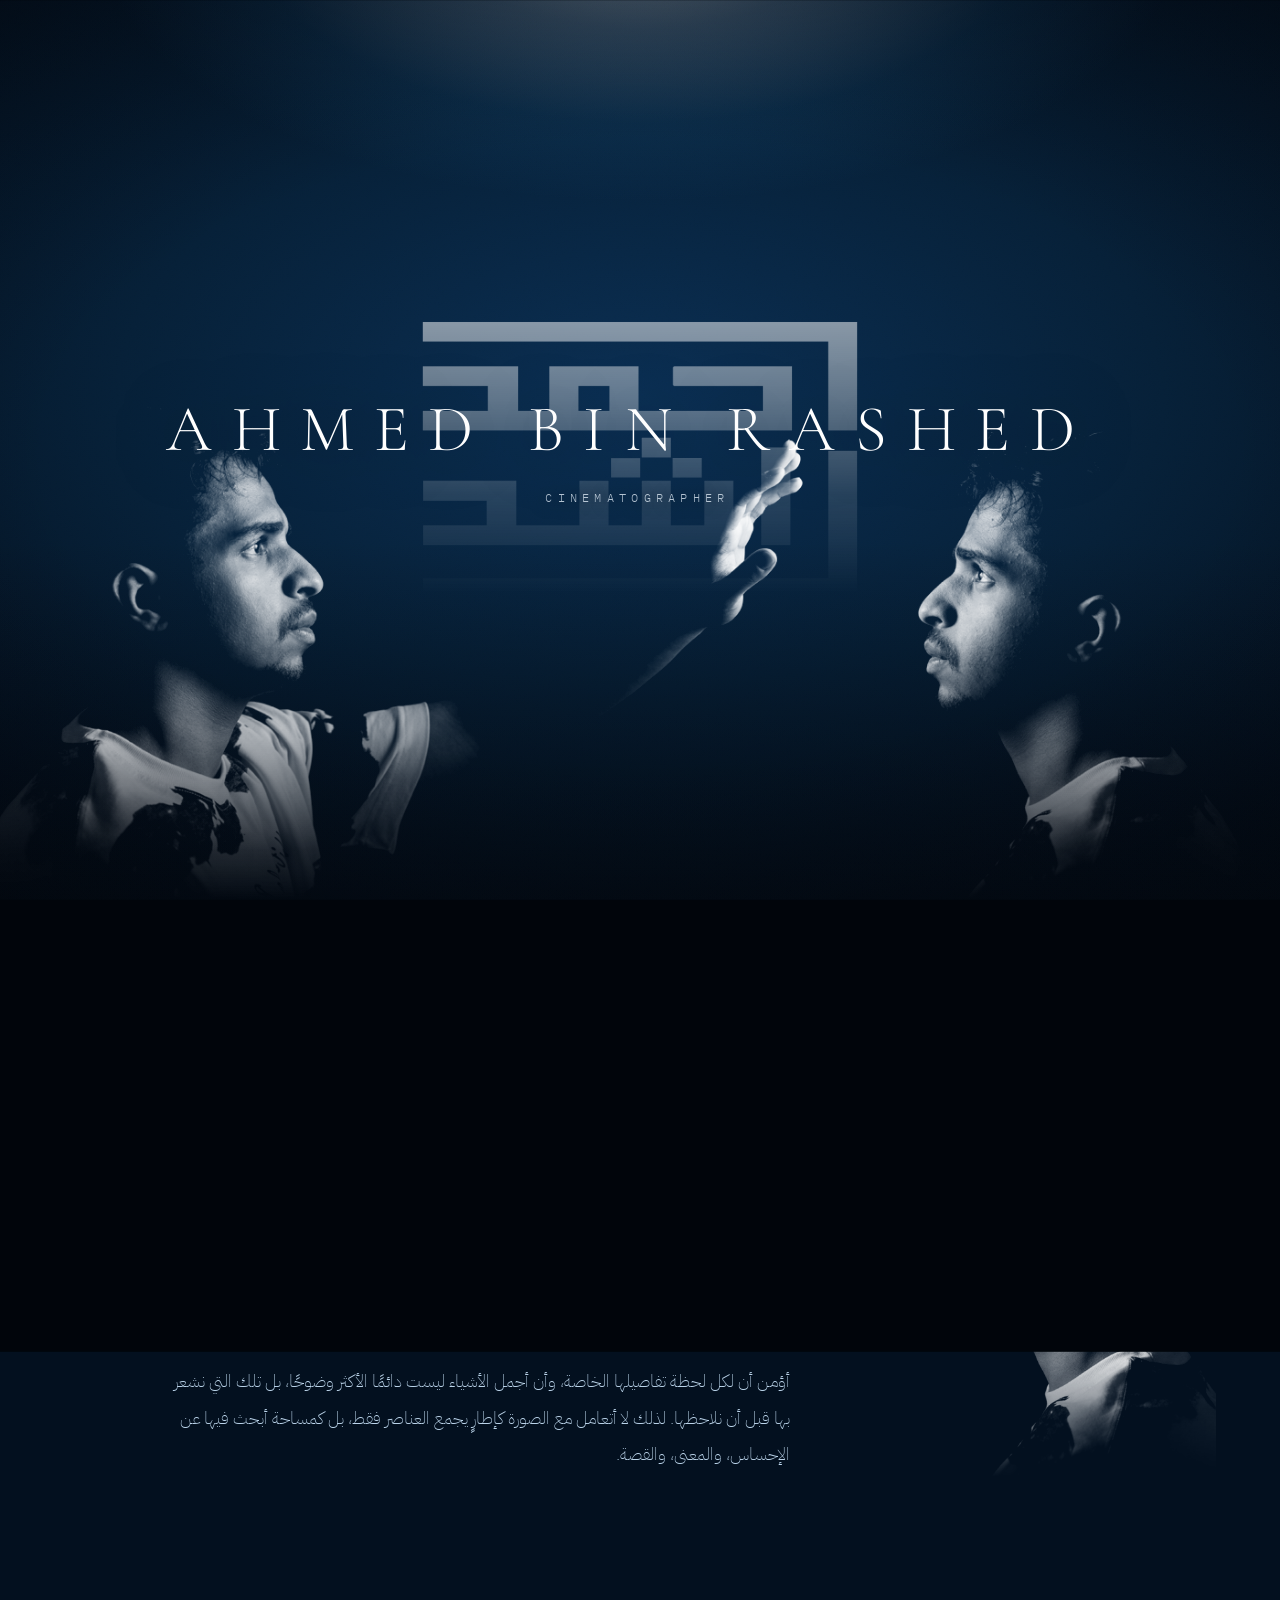
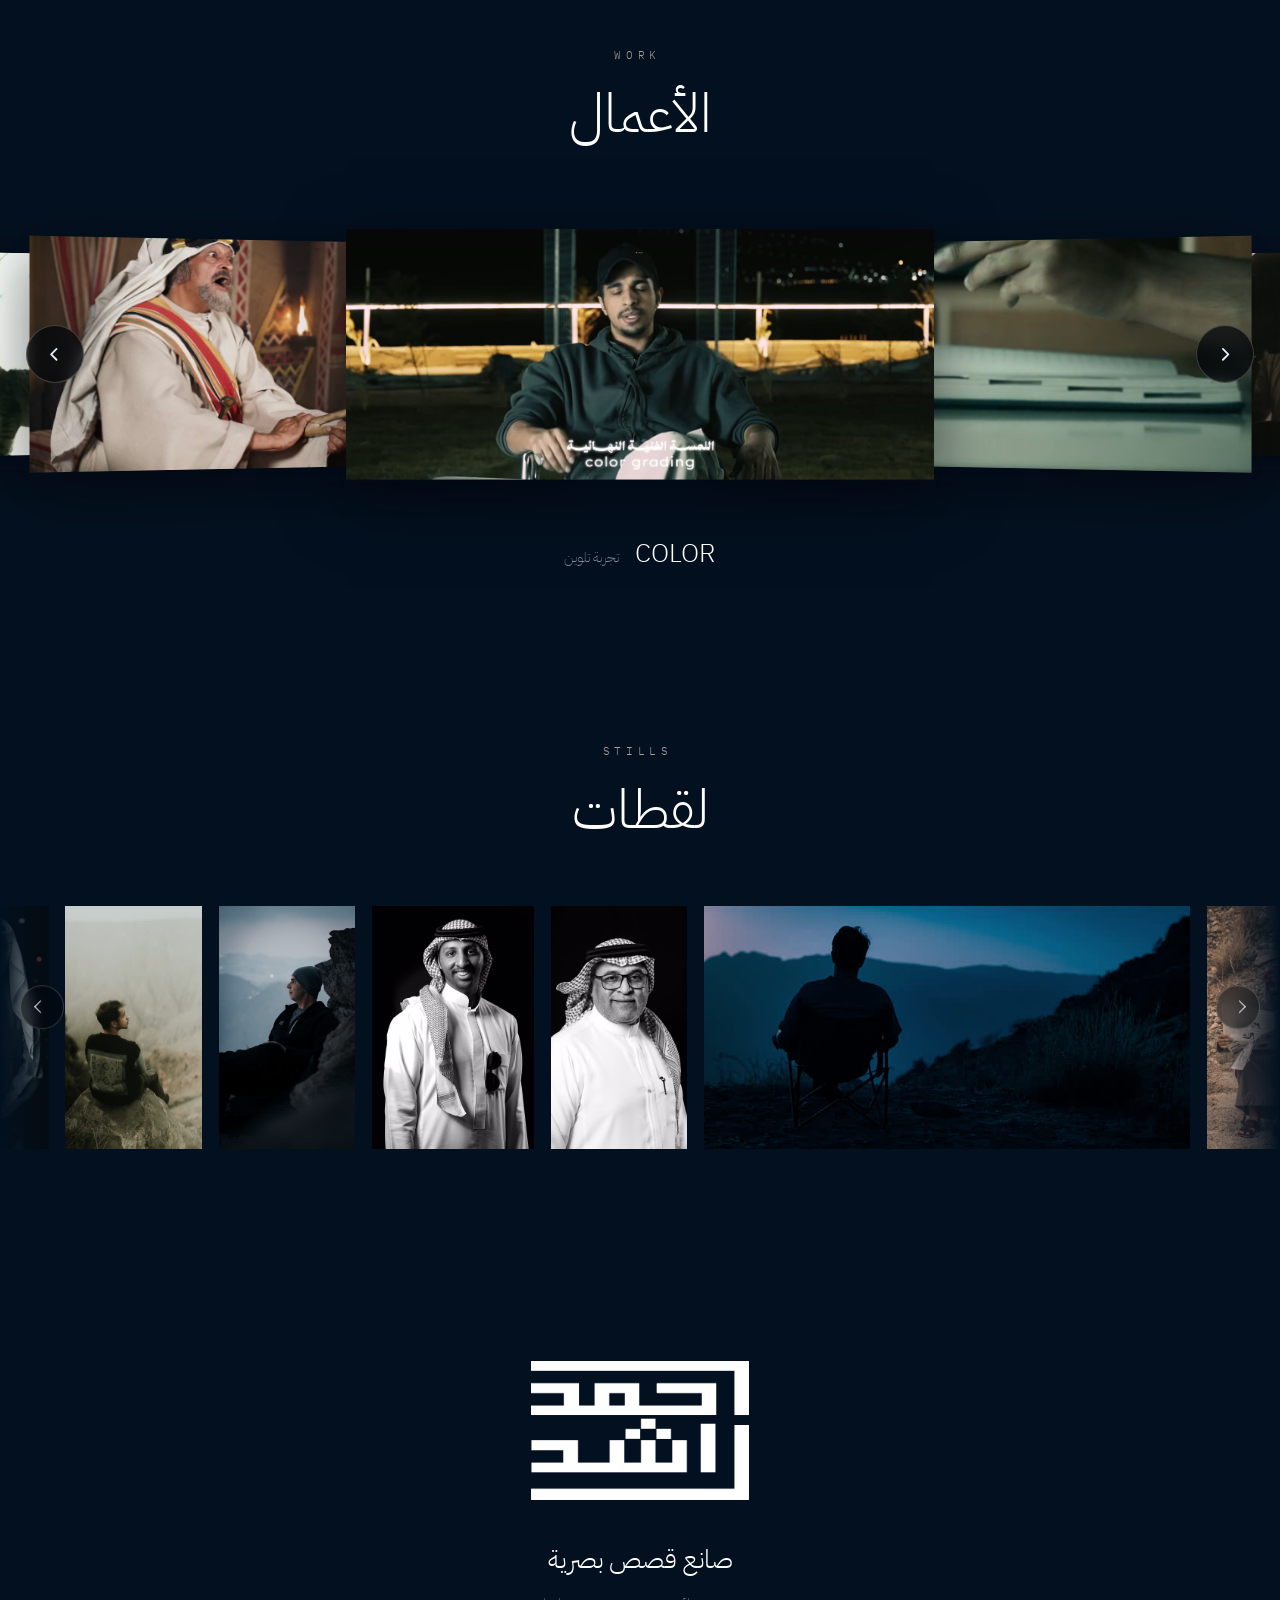
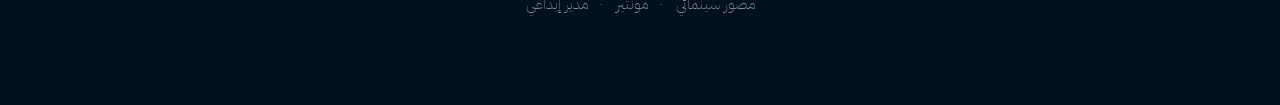
<file: index.html>
<!DOCTYPE html>
<html lang="ar" dir="rtl">
<head>
  <meta charset="UTF-8">
  <meta name="viewport" content="width=device-width, initial-scale=1.0, viewport-fit=cover">

  <title>AHMED BIN RASHED</title>
  <meta name="description" content="أحمد بن راشد — مصور سينمائي.">
  <meta name="theme-color" content="#03101F">

  <meta property="og:type" content="website">
  <meta property="og:title" content="AHMED BIN RASHED">
  <meta property="og:image" content="assets/img/hero-sm.jpg">
  <meta name="twitter:card" content="summary_large_image">

  <link rel="icon" href="assets/img/logo-web.png">

  <link rel="preconnect" href="https://fonts.googleapis.com">
  <link rel="preconnect" href="https://fonts.gstatic.com" crossorigin>
  <link href="https://fonts.googleapis.com/css2?family=Cormorant+Garamond:wght@300;400&family=IBM+Plex+Mono:wght@400&family=IBM+Plex+Sans+Arabic:wght@200;300;600&display=swap" rel="stylesheet">

  <link rel="preload" as="image" href="assets/img/hero-lum.png"
        imagesrcset="assets/img/hero-lum-sm.png 1400w, assets/img/hero-lum.png 2400w" imagesizes="100vw">
  <script>document.documentElement.className+=" js";</script>
  <link rel="stylesheet" href="assets/style.css">
</head>

<body class="is-loading">

  <!-- بوابة الدخول: شريحتان تفتحان عند تحميل الموقع -->
  <div class="gate" aria-hidden="true">
    <span class="gate__panel gate__panel--top"></span>
    <span class="gate__panel gate__panel--bottom"></span>
  </div>

  <!-- طبقات التدريج اللوني — خلفية ثابتة تمشي مع كل الموقع -->
  <div class="grade" aria-hidden="true">
    <span class="grade__core"></span>
    <span class="grade__bloom"></span>
    <span class="grade__vignette"></span>
    <span class="grade__grain"></span>
  </div>

  <main>

    <section class="hero" aria-label="AHMED BIN RASHED">
      <!-- الصورة بخلفيتها السوداء + دمج screen: الأسود يذوب في التدريج -->
      <div class="hero__figure">
        <img
          src="assets/img/hero-lum.png"
          srcset="assets/img/hero-lum-sm.png 1400w, assets/img/hero-lum.png 2400w"
          sizes="100vw"
          alt="أحمد بن راشد"
          width="2400" height="1350"
          fetchpriority="high" decoding="async">
      </div>

      <div class="hero__inner">
        <!-- اللوجو ورا الاسم: شفاف من تحت ويوضح لفوق -->
        <img class="hero__mark" src="assets/img/logo-web.png" alt="" aria-hidden="true"
             width="1200" height="769" data-intro="1">

        <h1 class="hero__name" data-intro="2">AHMED BIN RASHED</h1>
        <p class="hero__role" data-intro="3">CINEMATOGRAPHER</p>
      </div>
    </section>


    <!-- ═══════════════ نبذة عني ═══════════════ -->
    <section class="sec about" id="about" aria-label="نبذة عني">
      <div class="shell about__grid">

        <!-- الصورة على اليمين -->
        <div class="about__figure">
          <img src="assets/media/about/portrait-lum.png"
               srcset="assets/media/about/portrait-lum-sm.png 520w, assets/media/about/portrait-lum.png 900w"
               sizes="(max-width:820px) 78vw, 34vw"
               alt="أحمد بن راشد" width="900" height="1200"
               loading="lazy" decoding="async">
        </div>

        <!-- النص على اليسار -->
        <div class="about__text">
          <p class="sec__label" data-reveal="up">ABOUT</p>
          <h2 class="about__title" data-reveal="up" style="--d:.08s">نبذة عني</h2>

          <p class="about__ar" data-reveal="up" style="--d:.14s">
            أنا أحمد بن راشد، مصور ومهتم بصناعة المحتوى البصري، أعمل في التصوير الفوتوغرافي
            والسينمائي وإنتاج الفيديو. أحب أن أخلق صورة تحمل إحساسًا وقصة، وأهتم بالتفاصيل
            من لحظة التصوير وحتى المونتاج والتلوين النهائي.
          </p>

          <span class="about__rule" data-reveal="rule" style="--d:.26s"></span>

          <h3 class="about__sub" data-reveal="up" style="--d:.3s">رؤيتي</h3>
          <p class="about__ar" data-reveal="up" style="--d:.34s">
            أؤمن أن لكل لحظة تفاصيلها الخاصة، وأن أجمل الأشياء ليست دائمًا الأكثر وضوحًا،
            بل تلك التي نشعر بها قبل أن نلاحظها. لذلك لا أتعامل مع الصورة كإطارٍ يجمع
            العناصر فقط، بل كمساحة أبحث فيها عن الإحساس، والمعنى، والقصة.
          </p>
        </div>

      </div>
    </section>

    <!-- ═══════════════ الأعمال — شريط بنرات متحرك ═══════════════ -->
    <section class="sec" id="works" aria-label="الأعمال">
      <div class="shell">
        <header class="sec__head">
          <p class="sec__label" data-reveal="up">WORK</p>
          <h2 class="sec__title" data-reveal="up" style="--d:.1s">الأعمال</h2>
        </header>
      </div>

      <!-- الكاروسيل المتداخل -->
      <div class="stage" id="stage" data-reveal="up" style="--d:.2s">
        <button class="nav-arrow nav-arrow--left" id="prevBtn" aria-label="تحريك لليسار">
          <svg viewBox="0 0 24 24" fill="none" aria-hidden="true"><path d="M15 5l-7 7 7 7" stroke="currentColor" stroke-width="2.4" stroke-linecap="round" stroke-linejoin="round"/></svg>
        </button>
        <button class="nav-arrow nav-arrow--right" id="nextBtn" aria-label="تحريك لليمين">
          <svg viewBox="0 0 24 24" fill="none" aria-hidden="true"><path d="M9 5l7 7-7 7" stroke="currentColor" stroke-width="2.4" stroke-linecap="round" stroke-linejoin="round"/></svg>
        </button>
      </div>

      <div class="shell">
        <p class="stage__caption">
          <b class="stage__title"></b>
          <span class="stage__kind"></span>
        </p>
      </div>
    </section>

    <!-- ═══════════════ لقطات ═══════════════ -->
    <section class="sec" id="stills" aria-label="لقطات">
      <div class="shell">
        <header class="sec__head">
          <p class="sec__label" data-reveal="up">STILLS</p>
          <h2 class="sec__title" data-reveal="up" style="--d:.1s">لقطات</h2>
        </header>

      </div>

      <div class="rail" data-reveal="up" style="--d:.2s">
        <button class="rail__btn rail__btn--prev" type="button" aria-label="السابق"></button>
        <button class="rail__btn rail__btn--next" type="button" aria-label="التالي"></button>
        <div class="strip strip--shots" data-dir="-1">
          <button class="shot" type="button" data-full="assets/media/stills/still-01.jpg" style="--ar:900/1600"><img src="assets/media/stills/still-01-sm.jpg" alt="" width="900" height="1600" loading="lazy" decoding="async"></button>
          <button class="shot" type="button" data-full="assets/media/stills/still-02.jpg" style="--ar:900/1600"><img src="assets/media/stills/still-02-sm.jpg" alt="" width="900" height="1600" loading="lazy" decoding="async"></button>
          <button class="shot" type="button" data-full="assets/media/stills/still-03.jpg" style="--ar:1067/1600"><img src="assets/media/stills/still-03-sm.jpg" alt="" width="1067" height="1600" loading="lazy" decoding="async"></button>
          <button class="shot" type="button" data-full="assets/media/stills/still-04.jpg" style="--ar:900/1600"><img src="assets/media/stills/still-04-sm.jpg" alt="" width="900" height="1600" loading="lazy" decoding="async"></button>
          <button class="shot" type="button" data-full="assets/media/stills/still-05.jpg" style="--ar:1600/800"><img src="assets/media/stills/still-05-sm.jpg" alt="" width="1600" height="800" loading="lazy" decoding="async"></button>
          <button class="shot" type="button" data-full="assets/media/stills/still-06.jpg" style="--ar:901/1600"><img src="assets/media/stills/still-06-sm.jpg" alt="" width="901" height="1600" loading="lazy" decoding="async"></button>
          <button class="shot" type="button" data-full="assets/media/stills/still-07.jpg" style="--ar:1600/901"><img src="assets/media/stills/still-07-sm.jpg" alt="" width="1600" height="901" loading="lazy" decoding="async"></button>
          <button class="shot" type="button" data-full="assets/media/stills/still-08.jpg" style="--ar:1600/901"><img src="assets/media/stills/still-08-sm.jpg" alt="" width="1600" height="901" loading="lazy" decoding="async"></button>
          <button class="shot" type="button" data-full="assets/media/stills/still-09.jpg" style="--ar:1600/900"><img src="assets/media/stills/still-09-sm.jpg" alt="" width="1600" height="900" loading="lazy" decoding="async"></button>
          <button class="shot" type="button" data-full="assets/media/stills/still-10.jpg" style="--ar:1600/900"><img src="assets/media/stills/still-10-sm.jpg" alt="" width="1600" height="900" loading="lazy" decoding="async"></button>
          <button class="shot" type="button" data-full="assets/media/stills/still-11.jpg" style="--ar:1600/615"><img src="assets/media/stills/still-11-sm.jpg" alt="" width="1600" height="615" loading="lazy" decoding="async"></button>
          <button class="shot" type="button" data-full="assets/media/stills/still-12.jpg" style="--ar:1600/900"><img src="assets/media/stills/still-12-sm.jpg" alt="" width="1600" height="900" loading="lazy" decoding="async"></button>
          <button class="shot" type="button" data-full="assets/media/stills/still-13.jpg" style="--ar:1600/900"><img src="assets/media/stills/still-13-sm.jpg" alt="" width="1600" height="900" loading="lazy" decoding="async"></button>
          <button class="shot" type="button" data-full="assets/media/stills/still-14.jpg" style="--ar:899/1600"><img src="assets/media/stills/still-14-sm.jpg" alt="" width="899" height="1600" loading="lazy" decoding="async"></button>
          <button class="shot" type="button" data-full="assets/media/stills/still-15.jpg" style="--ar:899/1600"><img src="assets/media/stills/still-15-sm.jpg" alt="" width="899" height="1600" loading="lazy" decoding="async"></button>
          <button class="shot" type="button" data-full="assets/media/stills/still-16.jpg" style="--ar:1600/900"><img src="assets/media/stills/still-16-sm.jpg" alt="" width="1600" height="900" loading="lazy" decoding="async"></button>
          <button class="shot" type="button" data-full="assets/media/stills/still-17.jpg" style="--ar:899/1600"><img src="assets/media/stills/still-17-sm.jpg" alt="" width="899" height="1600" loading="lazy" decoding="async"></button>
          <button class="shot" type="button" data-full="assets/media/stills/still-18.jpg" style="--ar:900/1600"><img src="assets/media/stills/still-18-sm.jpg" alt="" width="900" height="1600" loading="lazy" decoding="async"></button>
          <button class="shot" type="button" data-full="assets/media/stills/still-19.jpg" style="--ar:899/1600"><img src="assets/media/stills/still-19-sm.jpg" alt="" width="899" height="1600" loading="lazy" decoding="async"></button>
          <button class="shot" type="button" data-full="assets/media/stills/still-20.jpg" style="--ar:1600/900"><img src="assets/media/stills/still-20-sm.jpg" alt="" width="1600" height="900" loading="lazy" decoding="async"></button>
          <button class="shot" type="button" data-full="assets/media/stills/still-21.jpg" style="--ar:1600/900"><img src="assets/media/stills/still-21-sm.jpg" alt="" width="1600" height="900" loading="lazy" decoding="async"></button>
          <button class="shot" type="button" data-full="assets/media/stills/still-22.jpg" style="--ar:1067/1600"><img src="assets/media/stills/still-22-sm.jpg" alt="" width="1067" height="1600" loading="lazy" decoding="async"></button>
          <button class="shot" type="button" data-full="assets/media/stills/still-23.jpg" style="--ar:1600/900"><img src="assets/media/stills/still-23-sm.jpg" alt="" width="1600" height="900" loading="lazy" decoding="async"></button>
          <button class="shot" type="button" data-full="assets/media/stills/still-24.jpg" style="--ar:900/1600"><img src="assets/media/stills/still-24-sm.jpg" alt="" width="900" height="1600" loading="lazy" decoding="async"></button>
          <button class="shot" type="button" data-full="assets/media/stills/still-25.jpg" style="--ar:900/1600"><img src="assets/media/stills/still-25-sm.jpg" alt="" width="900" height="1600" loading="lazy" decoding="async"></button>
          <button class="shot" type="button" data-full="assets/media/stills/still-26.jpg" style="--ar:900/1600"><img src="assets/media/stills/still-26-sm.jpg" alt="" width="900" height="1600" loading="lazy" decoding="async"></button>
        </div>
      </div>
    </section>

  </main>

  <footer class="end">
    <img class="end__mark" src="assets/img/logo-web.png" alt="أحمد بن راشد"
         width="1200" height="769" loading="lazy" data-reveal="up">
    <p class="end__role" data-reveal="up" style="--d:.12s">صانع قصص بصرية</p>
    <p class="end__meta" data-reveal="up" style="--d:.2s">
      مصور سينمائي <i>·</i> مونتير <i>·</i> مدير إبداعي
    </p>
  </footer>

  <div class="lb" id="lb" hidden>
    <button class="lb__close" type="button" aria-label="إغلاق"></button>
    <button class="lb__nav lb__nav--prev" type="button" aria-label="السابق"></button>
    <button class="lb__nav lb__nav--next" type="button" aria-label="التالي"></button>
    <div class="lb__stage" id="lbStage"></div>
  </div>

  <script src="assets/main.js"></script>
  <script src="assets/works.js"></script>
</body>
</html>
</file>
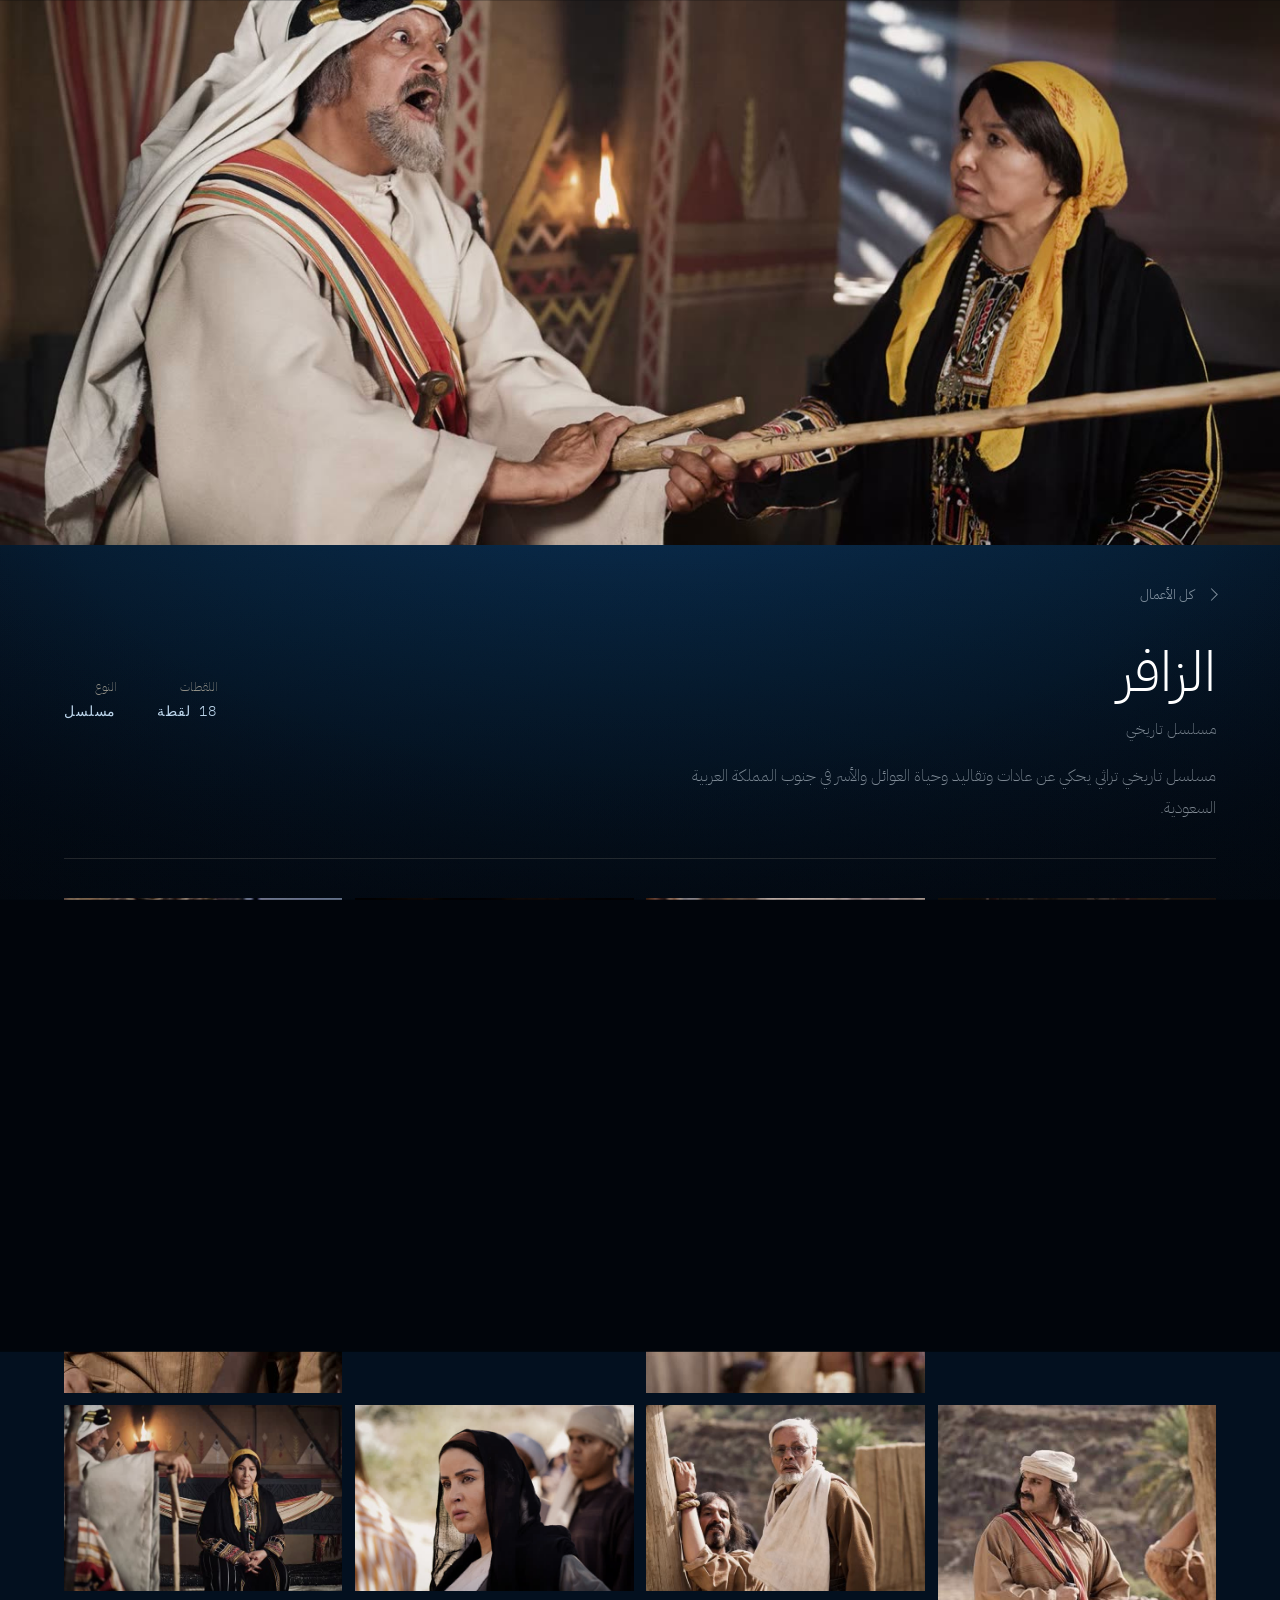
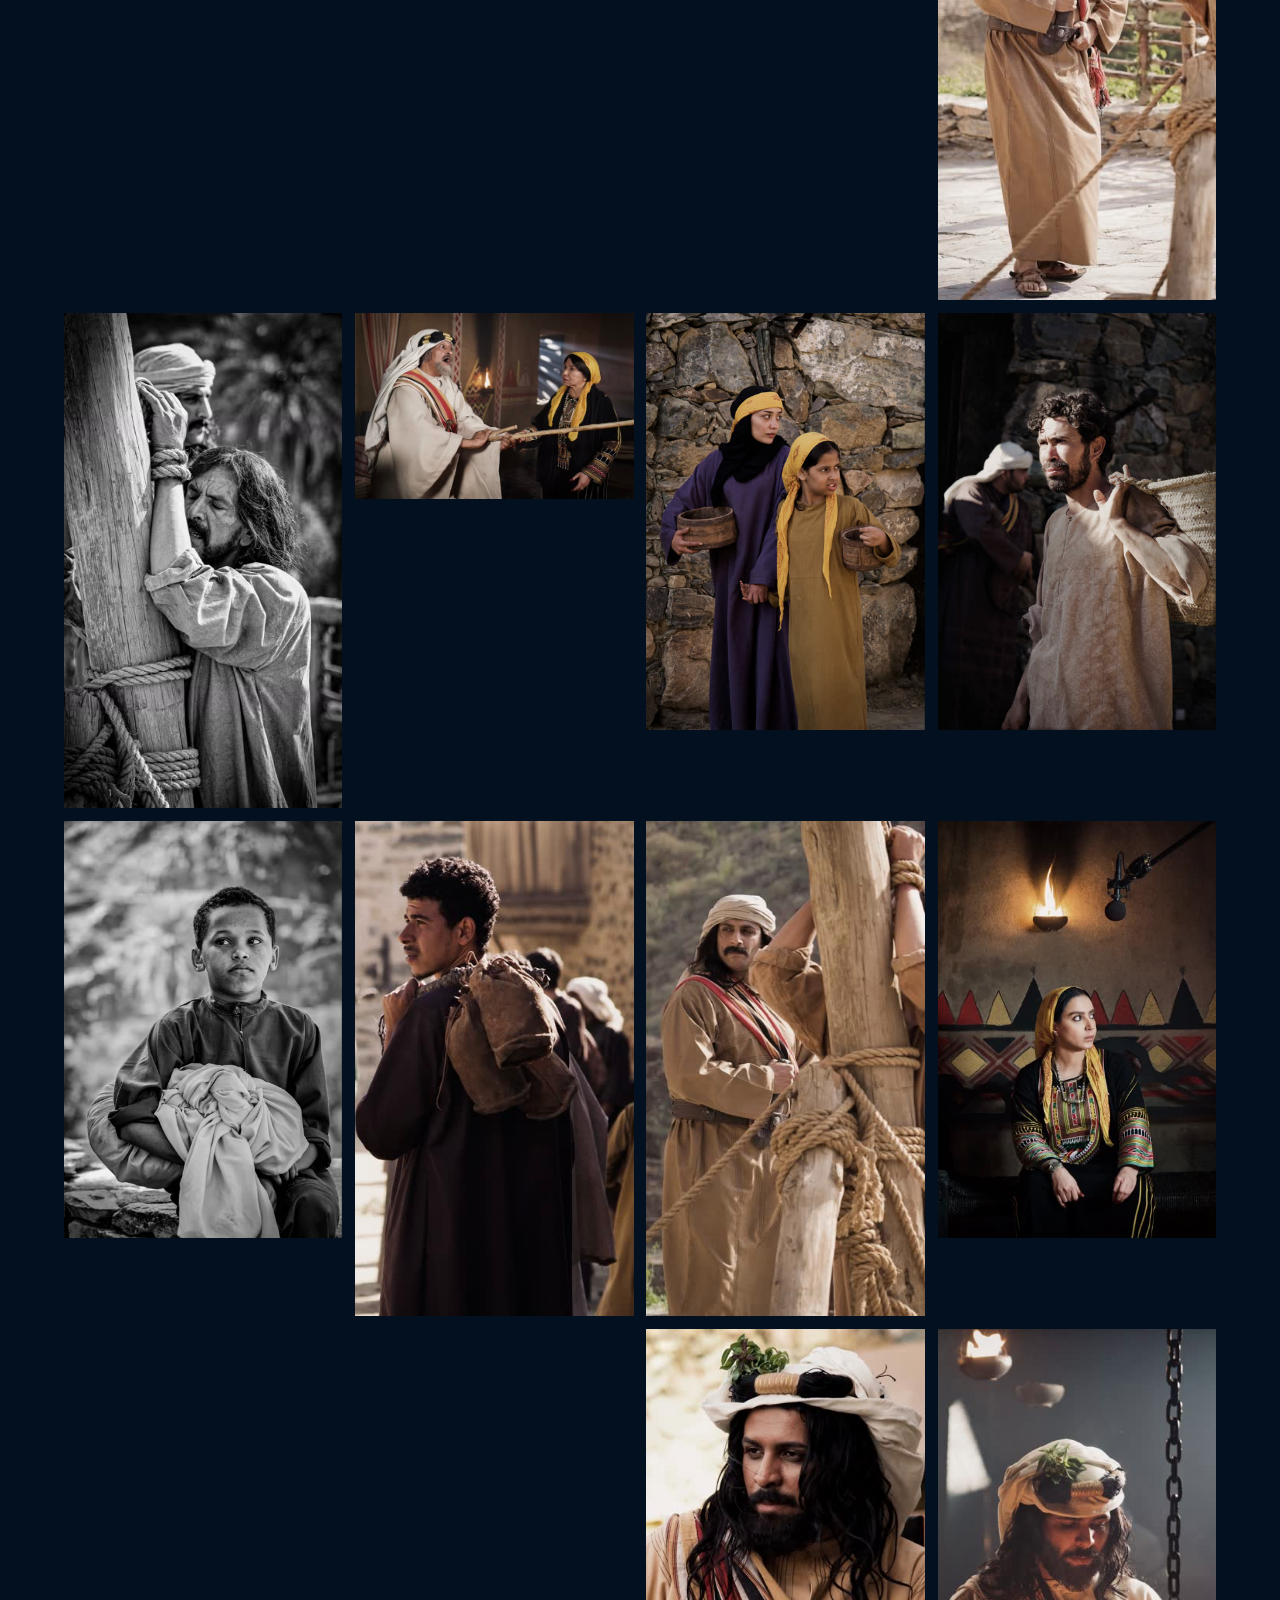
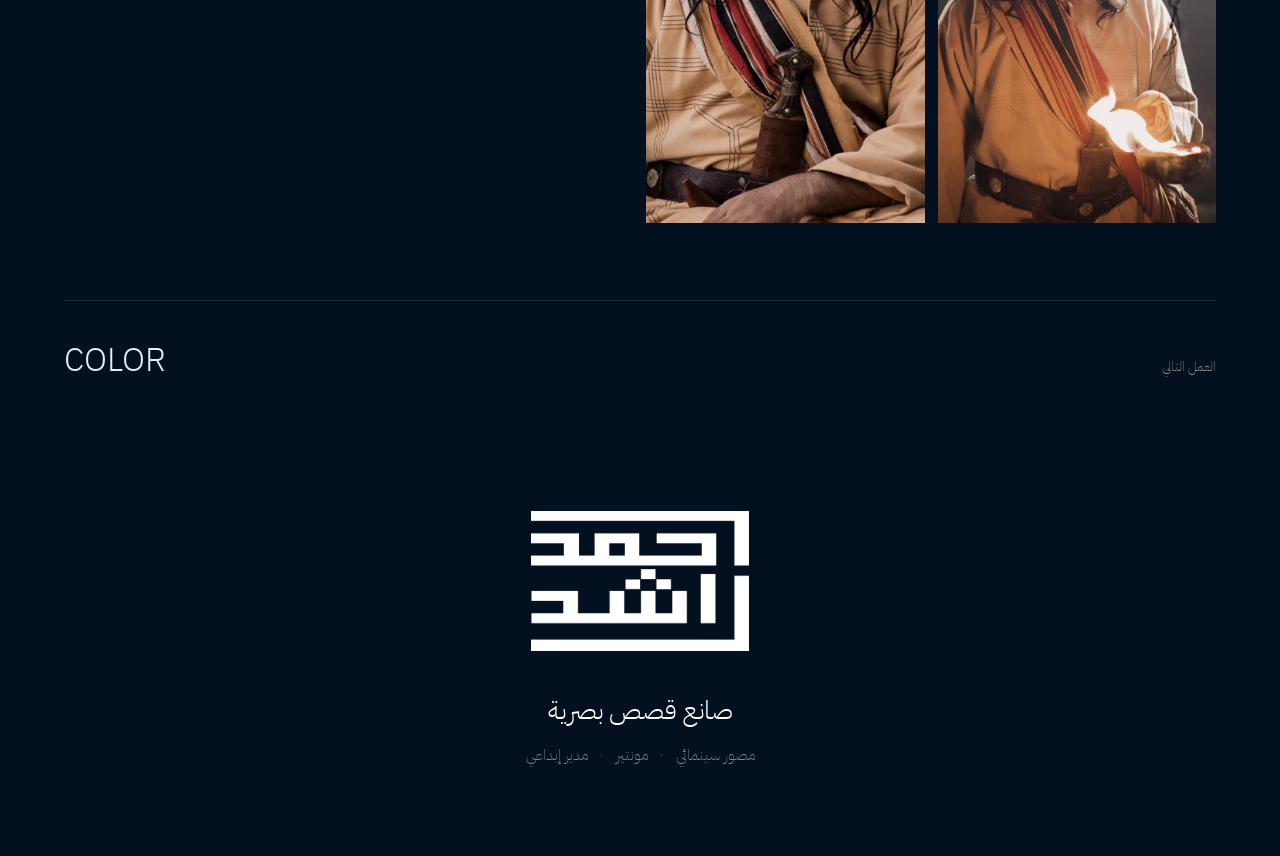
<file: work/alzafer.html>
<!DOCTYPE html>
<html lang="ar" dir="rtl">
<head>
  <meta charset="UTF-8">
  <meta name="viewport" content="width=device-width, initial-scale=1.0, viewport-fit=cover">
  <title>الزافر — AHMED BIN RASHED</title>
  <meta name="description" content="الزافر — مسلسل تاريخي. أحمد بن راشد، مصور سينمائي.">
  <meta name="theme-color" content="#03101F">
  <meta property="og:title" content="الزافر — AHMED BIN RASHED">
  <meta property="og:image" content="../assets/media/works/alzafer.jpg">
  <link rel="icon" href="../assets/img/logo-web.png">
  <link rel="preconnect" href="https://fonts.googleapis.com">
  <link rel="preconnect" href="https://fonts.gstatic.com" crossorigin>
  <link href="https://fonts.googleapis.com/css2?family=Cormorant+Garamond:wght@300;400&family=IBM+Plex+Mono:wght@400&family=IBM+Plex+Sans+Arabic:wght@200;300;600&display=swap" rel="stylesheet">
  <script>document.documentElement.className+=" js";</script>
  <link rel="stylesheet" href="../assets/style.css">
</head>

<body class="is-loading">

  <div class="gate" aria-hidden="true">
    <span class="gate__panel gate__panel--top"></span>
    <span class="gate__panel gate__panel--bottom"></span>
  </div>

  <div class="grade" aria-hidden="true">
    <span class="grade__core"></span>
    <span class="grade__bloom"></span>
    <span class="grade__vignette"></span>
    <span class="grade__grain"></span>
  </div>

  <main>
    <article class="case">

      <!-- البنر -->
      <div class="case__banner">
        <img src="../assets/media/works/alzafer.jpg" alt="الزافر" width="1400" height="596" fetchpriority="high" decoding="async">
      </div>

      <div class="shell">
        <a class="back" href="../index.html">
          <span class="back__arrow" aria-hidden="true"></span>
          <span class="back__text">كل الأعمال</span>
        </a>

        <!-- معلومات العمل -->
        <header class="case__head">
          <div class="case__lead" data-reveal="up">
            <h1 class="case__title">الزافر</h1>
            <p class="case__kind">مسلسل تاريخي</p>
            <p class="case__note">مسلسل تاريخي تراثي يحكي عن عادات وتقاليد وحياة العوائل والأسر في جنوب المملكة العربية السعودية.</p>
          </div>
          <dl class="case__meta" data-reveal="up" style="--d:.08s">
            <div><dt>اللقطات</dt><dd>18 لقطة</dd></div>
            <div><dt>النوع</dt><dd>مسلسل</dd></div>
          </dl>
        </header>

        <div class="gallery" data-reveal="up" style="--d:.1s">
            <button class="shot" type="button" data-full="../assets/media/alzafer/alzafer-01.jpg" style="--ar:1067/1600"><img src="../assets/media/alzafer/alzafer-01-sm.jpg" alt="" width="1067" height="1600" loading="lazy" decoding="async"></button>
            <button class="shot" type="button" data-full="../assets/media/alzafer/alzafer-02.jpg" style="--ar:900/1600"><img src="../assets/media/alzafer/alzafer-02-sm.jpg" alt="" width="900" height="1600" loading="lazy" decoding="async"></button>
            <button class="shot" type="button" data-full="../assets/media/alzafer/alzafer-03.jpg" style="--ar:1067/1600"><img src="../assets/media/alzafer/alzafer-03-sm.jpg" alt="" width="1067" height="1600" loading="lazy" decoding="async"></button>
            <button class="shot" type="button" data-full="../assets/media/alzafer/alzafer-04.jpg" style="--ar:900/1600"><img src="../assets/media/alzafer/alzafer-04-sm.jpg" alt="" width="900" height="1600" loading="lazy" decoding="async"></button>
            <button class="shot" type="button" data-full="../assets/media/alzafer/alzafer-05.jpg" style="--ar:900/1600"><img src="../assets/media/alzafer/alzafer-05-sm.jpg" alt="" width="900" height="1600" loading="lazy" decoding="async"></button>
            <button class="shot" type="button" data-full="../assets/media/alzafer/alzafer-06.jpg" style="--ar:1600/1067"><img src="../assets/media/alzafer/alzafer-06-sm.jpg" alt="" width="1600" height="1067" loading="lazy" decoding="async"></button>
            <button class="shot" type="button" data-full="../assets/media/alzafer/alzafer-07.jpg" style="--ar:1600/1067"><img src="../assets/media/alzafer/alzafer-07-sm.jpg" alt="" width="1600" height="1067" loading="lazy" decoding="async"></button>
            <button class="shot" type="button" data-full="../assets/media/alzafer/alzafer-08.jpg" style="--ar:1600/1067"><img src="../assets/media/alzafer/alzafer-08-sm.jpg" alt="" width="1600" height="1067" loading="lazy" decoding="async"></button>
            <button class="shot" type="button" data-full="../assets/media/alzafer/alzafer-09.jpg" style="--ar:1068/1600"><img src="../assets/media/alzafer/alzafer-09-sm.jpg" alt="" width="1068" height="1600" loading="lazy" decoding="async"></button>
            <button class="shot" type="button" data-full="../assets/media/alzafer/alzafer-10.jpg" style="--ar:1068/1600"><img src="../assets/media/alzafer/alzafer-10-sm.jpg" alt="" width="1068" height="1600" loading="lazy" decoding="async"></button>
            <button class="shot" type="button" data-full="../assets/media/alzafer/alzafer-11.jpg" style="--ar:1600/1067"><img src="../assets/media/alzafer/alzafer-11-sm.jpg" alt="" width="1600" height="1067" loading="lazy" decoding="async"></button>
            <button class="shot" type="button" data-full="../assets/media/alzafer/alzafer-12.jpg" style="--ar:900/1600"><img src="../assets/media/alzafer/alzafer-12-sm.jpg" alt="" width="900" height="1600" loading="lazy" decoding="async"></button>
            <button class="shot" type="button" data-full="../assets/media/alzafer/alzafer-13.jpg" style="--ar:1067/1600"><img src="../assets/media/alzafer/alzafer-13-sm.jpg" alt="" width="1067" height="1600" loading="lazy" decoding="async"></button>
            <button class="shot" type="button" data-full="../assets/media/alzafer/alzafer-14.jpg" style="--ar:900/1600"><img src="../assets/media/alzafer/alzafer-14-sm.jpg" alt="" width="900" height="1600" loading="lazy" decoding="async"></button>
            <button class="shot" type="button" data-full="../assets/media/alzafer/alzafer-15.jpg" style="--ar:900/1600"><img src="../assets/media/alzafer/alzafer-15-sm.jpg" alt="" width="900" height="1600" loading="lazy" decoding="async"></button>
            <button class="shot" type="button" data-full="../assets/media/alzafer/alzafer-16.jpg" style="--ar:1067/1600"><img src="../assets/media/alzafer/alzafer-16-sm.jpg" alt="" width="1067" height="1600" loading="lazy" decoding="async"></button>
            <button class="shot" type="button" data-full="../assets/media/alzafer/alzafer-17.jpg" style="--ar:900/1600"><img src="../assets/media/alzafer/alzafer-17-sm.jpg" alt="" width="900" height="1600" loading="lazy" decoding="async"></button>
            <button class="shot" type="button" data-full="../assets/media/alzafer/alzafer-18.jpg" style="--ar:900/1600"><img src="../assets/media/alzafer/alzafer-18-sm.jpg" alt="" width="900" height="1600" loading="lazy" decoding="async"></button>
        </div>

        <!-- العمل التالي -->
        <a class="nextwork" href="color.html" data-reveal="up">
          <span class="nextwork__label">العمل التالي</span>
          <span class="nextwork__title">COLOR</span>
        </a>
      </div>
    </article>
  </main>

  <footer class="end">
    <img class="end__mark" src="../assets/img/logo-web.png" alt="أحمد بن راشد"
         width="1200" height="769" loading="lazy" data-reveal="up">
    <p class="end__role" data-reveal="up" style="--d:.12s">صانع قصص بصرية</p>
    <p class="end__meta" data-reveal="up" style="--d:.2s">
      مصور سينمائي <i>·</i> مونتير <i>·</i> مدير إبداعي
    </p>
  </footer>

  <div class="lb" id="lb" hidden>
    <button class="lb__close" type="button" aria-label="إغلاق"></button>
    <button class="lb__nav lb__nav--prev" type="button" aria-label="السابق"></button>
    <button class="lb__nav lb__nav--next" type="button" aria-label="التالي"></button>
    <div class="lb__stage" id="lbStage"></div>
  </div>

  <script src="../assets/main.js"></script>
</body>
</html>
</file>
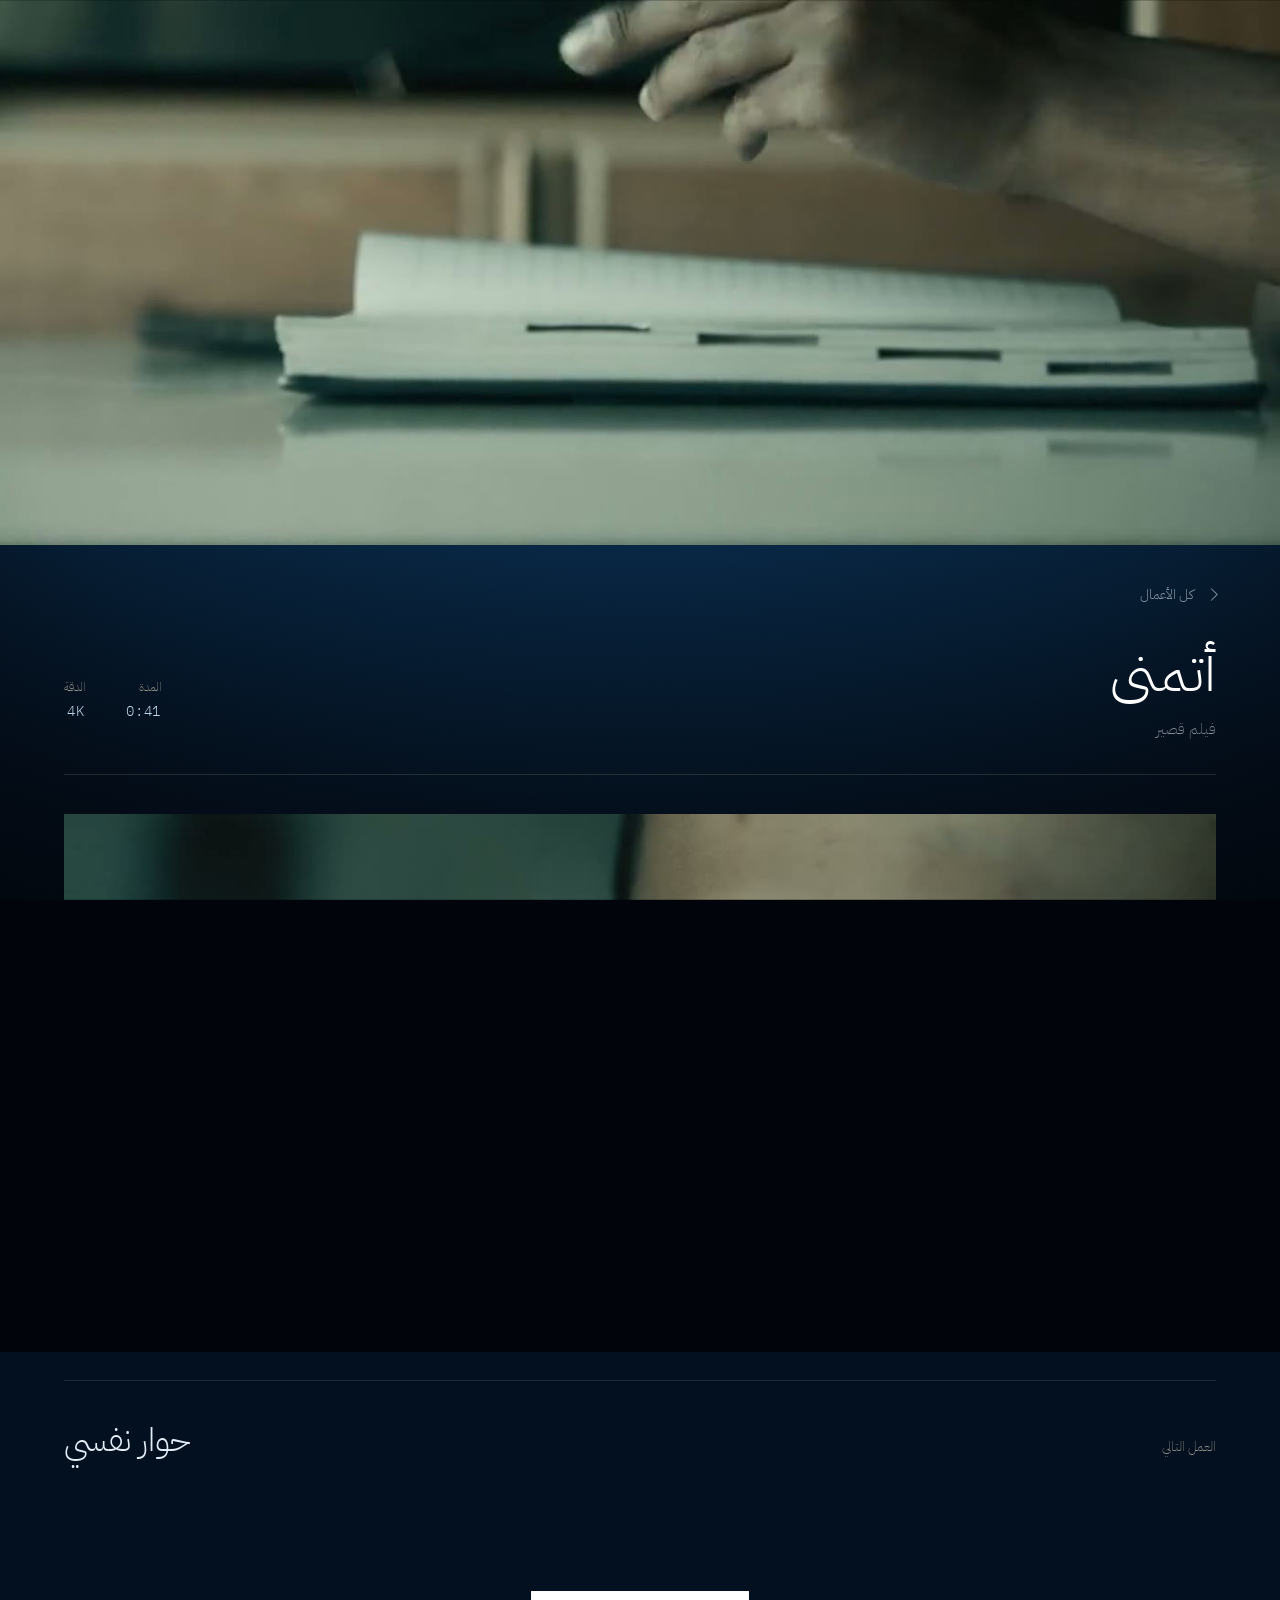
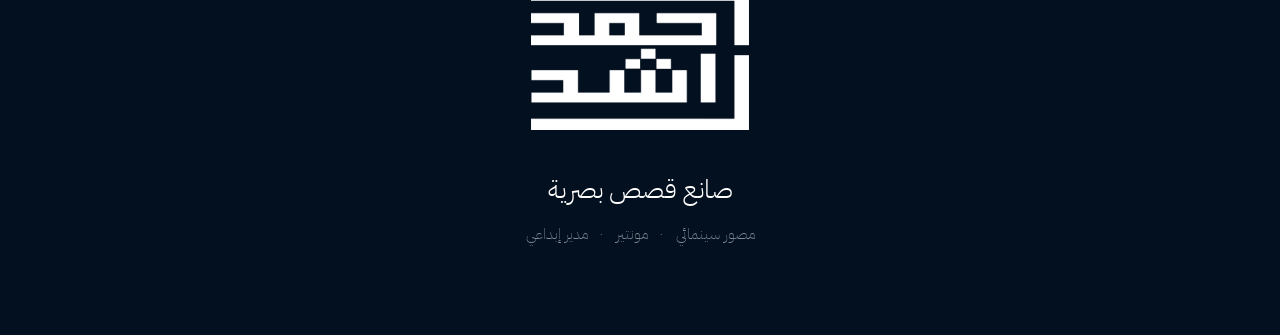
<file: work/atmanna.html>
<!DOCTYPE html>
<html lang="ar" dir="rtl">
<head>
  <meta charset="UTF-8">
  <meta name="viewport" content="width=device-width, initial-scale=1.0, viewport-fit=cover">
  <title>أتمنى — AHMED BIN RASHED</title>
  <meta name="description" content="أتمنى — فيلم قصير. أحمد بن راشد، مصور سينمائي.">
  <meta name="theme-color" content="#03101F">
  <meta property="og:title" content="أتمنى — AHMED BIN RASHED">
  <meta property="og:image" content="../assets/media/works/film-02.jpg">
  <link rel="icon" href="../assets/img/logo-web.png">
  <link rel="preconnect" href="https://fonts.googleapis.com">
  <link rel="preconnect" href="https://fonts.gstatic.com" crossorigin>
  <link href="https://fonts.googleapis.com/css2?family=Cormorant+Garamond:wght@300;400&family=IBM+Plex+Mono:wght@400&family=IBM+Plex+Sans+Arabic:wght@200;300;600&display=swap" rel="stylesheet">
  <script>document.documentElement.className+=" js";</script>
  <link rel="stylesheet" href="../assets/style.css">
</head>

<body class="is-loading">

  <div class="gate" aria-hidden="true">
    <span class="gate__panel gate__panel--top"></span>
    <span class="gate__panel gate__panel--bottom"></span>
  </div>

  <div class="grade" aria-hidden="true">
    <span class="grade__core"></span>
    <span class="grade__bloom"></span>
    <span class="grade__vignette"></span>
    <span class="grade__grain"></span>
  </div>

  <main>
    <article class="case">

      <!-- البنر -->
      <div class="case__banner">
        <img src="../assets/media/works/film-02.jpg" alt="أتمنى" width="1400" height="596" fetchpriority="high" decoding="async">
      </div>

      <div class="shell">
        <a class="back" href="../index.html">
          <span class="back__arrow" aria-hidden="true"></span>
          <span class="back__text">كل الأعمال</span>
        </a>

        <!-- معلومات العمل -->
        <header class="case__head">
          <div class="case__lead" data-reveal="up">
            <h1 class="case__title">أتمنى</h1>
            <p class="case__kind">فيلم قصير</p>
            
          </div>
          <dl class="case__meta" data-reveal="up" style="--d:.08s">
            <div><dt>المدة</dt><dd>0:41</dd></div>
            <div><dt>الدقة</dt><dd>4K</dd></div>
          </dl>
        </header>

        <div class="case__film" data-reveal="up" style="--d:.1s">
          <video src="../assets/media/films/film-02.mp4" poster="../assets/media/films/film-02.jpg"
                 controls preload="none" playsinline width="1280" height="544" title="أتمنى"></video>
        </div>

        <!-- العمل التالي -->
        <a class="nextwork" href="hewar.html" data-reveal="up">
          <span class="nextwork__label">العمل التالي</span>
          <span class="nextwork__title">حوار نفسي</span>
        </a>
      </div>
    </article>
  </main>

  <footer class="end">
    <img class="end__mark" src="../assets/img/logo-web.png" alt="أحمد بن راشد"
         width="1200" height="769" loading="lazy" data-reveal="up">
    <p class="end__role" data-reveal="up" style="--d:.12s">صانع قصص بصرية</p>
    <p class="end__meta" data-reveal="up" style="--d:.2s">
      مصور سينمائي <i>·</i> مونتير <i>·</i> مدير إبداعي
    </p>
  </footer>

  <div class="lb" id="lb" hidden>
    <button class="lb__close" type="button" aria-label="إغلاق"></button>
    <button class="lb__nav lb__nav--prev" type="button" aria-label="السابق"></button>
    <button class="lb__nav lb__nav--next" type="button" aria-label="التالي"></button>
    <div class="lb__stage" id="lbStage"></div>
  </div>

  <script src="../assets/main.js"></script>
</body>
</html>
</file>
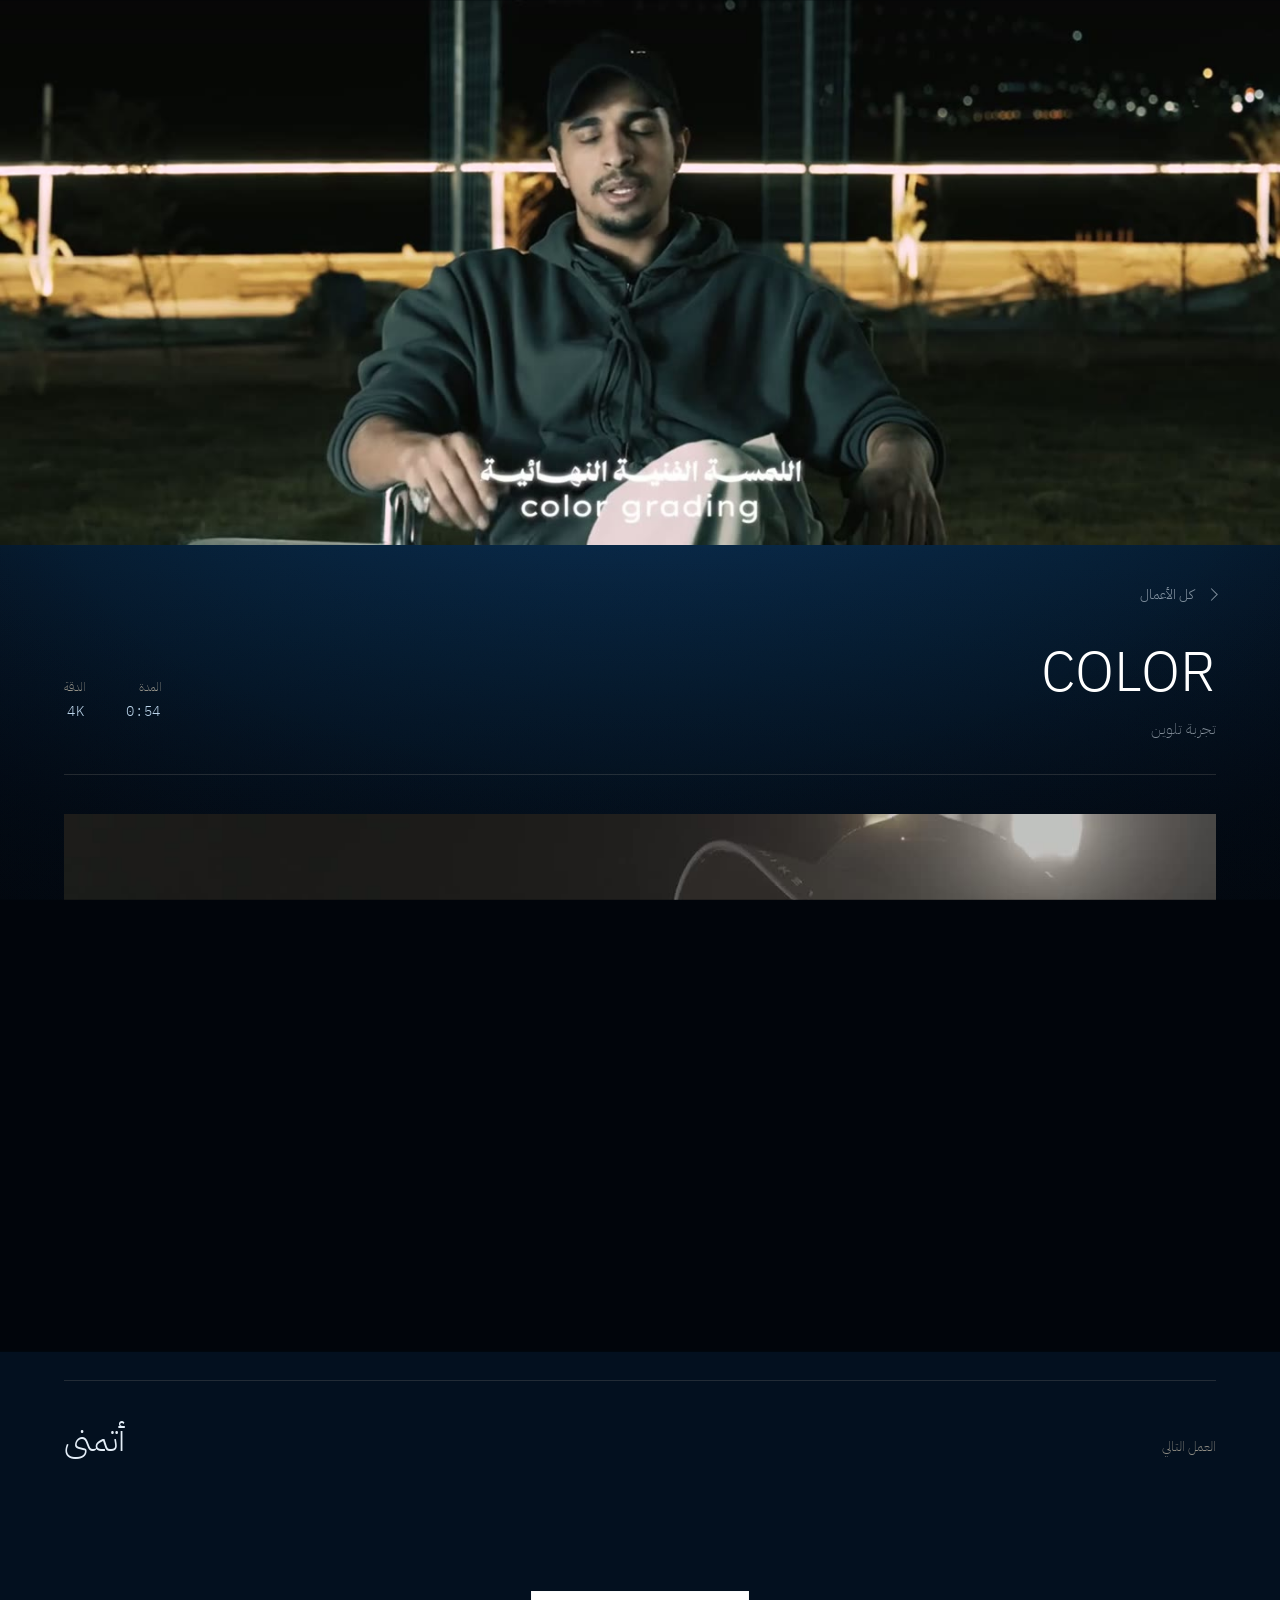
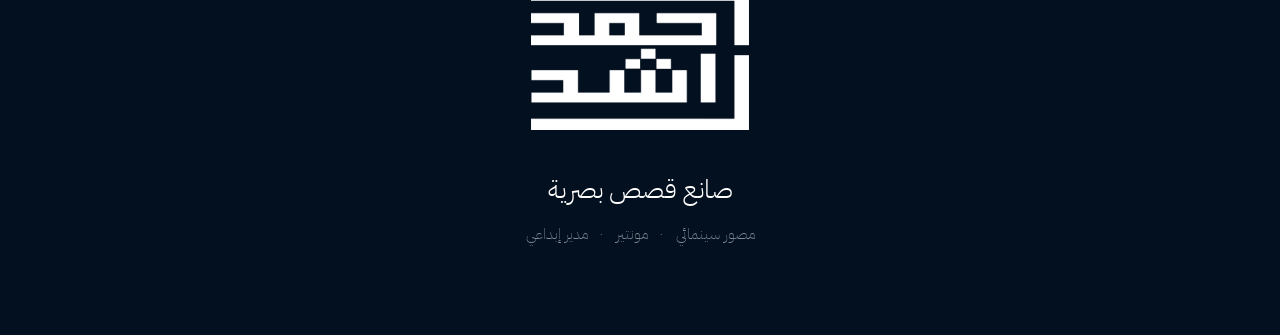
<file: work/color.html>
<!DOCTYPE html>
<html lang="ar" dir="rtl">
<head>
  <meta charset="UTF-8">
  <meta name="viewport" content="width=device-width, initial-scale=1.0, viewport-fit=cover">
  <title>COLOR — AHMED BIN RASHED</title>
  <meta name="description" content="COLOR — تجربة تلوين. أحمد بن راشد، مصور سينمائي.">
  <meta name="theme-color" content="#03101F">
  <meta property="og:title" content="COLOR — AHMED BIN RASHED">
  <meta property="og:image" content="../assets/media/works/film-01.jpg">
  <link rel="icon" href="../assets/img/logo-web.png">
  <link rel="preconnect" href="https://fonts.googleapis.com">
  <link rel="preconnect" href="https://fonts.gstatic.com" crossorigin>
  <link href="https://fonts.googleapis.com/css2?family=Cormorant+Garamond:wght@300;400&family=IBM+Plex+Mono:wght@400&family=IBM+Plex+Sans+Arabic:wght@200;300;600&display=swap" rel="stylesheet">
  <script>document.documentElement.className+=" js";</script>
  <link rel="stylesheet" href="../assets/style.css">
</head>

<body class="is-loading">

  <div class="gate" aria-hidden="true">
    <span class="gate__panel gate__panel--top"></span>
    <span class="gate__panel gate__panel--bottom"></span>
  </div>

  <div class="grade" aria-hidden="true">
    <span class="grade__core"></span>
    <span class="grade__bloom"></span>
    <span class="grade__vignette"></span>
    <span class="grade__grain"></span>
  </div>

  <main>
    <article class="case">

      <!-- البنر -->
      <div class="case__banner">
        <img src="../assets/media/works/film-01.jpg" alt="COLOR" width="1400" height="596" fetchpriority="high" decoding="async">
      </div>

      <div class="shell">
        <a class="back" href="../index.html">
          <span class="back__arrow" aria-hidden="true"></span>
          <span class="back__text">كل الأعمال</span>
        </a>

        <!-- معلومات العمل -->
        <header class="case__head">
          <div class="case__lead" data-reveal="up">
            <h1 class="case__title">COLOR</h1>
            <p class="case__kind">تجربة تلوين</p>
            
          </div>
          <dl class="case__meta" data-reveal="up" style="--d:.08s">
            <div><dt>المدة</dt><dd>0:54</dd></div>
            <div><dt>الدقة</dt><dd>4K</dd></div>
          </dl>
        </header>

        <div class="case__film" data-reveal="up" style="--d:.1s">
          <video src="../assets/media/films/film-01.mp4" poster="../assets/media/films/film-01.jpg"
                 controls preload="none" playsinline width="1280" height="544" title="COLOR"></video>
        </div>

        <!-- العمل التالي -->
        <a class="nextwork" href="atmanna.html" data-reveal="up">
          <span class="nextwork__label">العمل التالي</span>
          <span class="nextwork__title">أتمنى</span>
        </a>
      </div>
    </article>
  </main>

  <footer class="end">
    <img class="end__mark" src="../assets/img/logo-web.png" alt="أحمد بن راشد"
         width="1200" height="769" loading="lazy" data-reveal="up">
    <p class="end__role" data-reveal="up" style="--d:.12s">صانع قصص بصرية</p>
    <p class="end__meta" data-reveal="up" style="--d:.2s">
      مصور سينمائي <i>·</i> مونتير <i>·</i> مدير إبداعي
    </p>
  </footer>

  <div class="lb" id="lb" hidden>
    <button class="lb__close" type="button" aria-label="إغلاق"></button>
    <button class="lb__nav lb__nav--prev" type="button" aria-label="السابق"></button>
    <button class="lb__nav lb__nav--next" type="button" aria-label="التالي"></button>
    <div class="lb__stage" id="lbStage"></div>
  </div>

  <script src="../assets/main.js"></script>
</body>
</html>
</file>
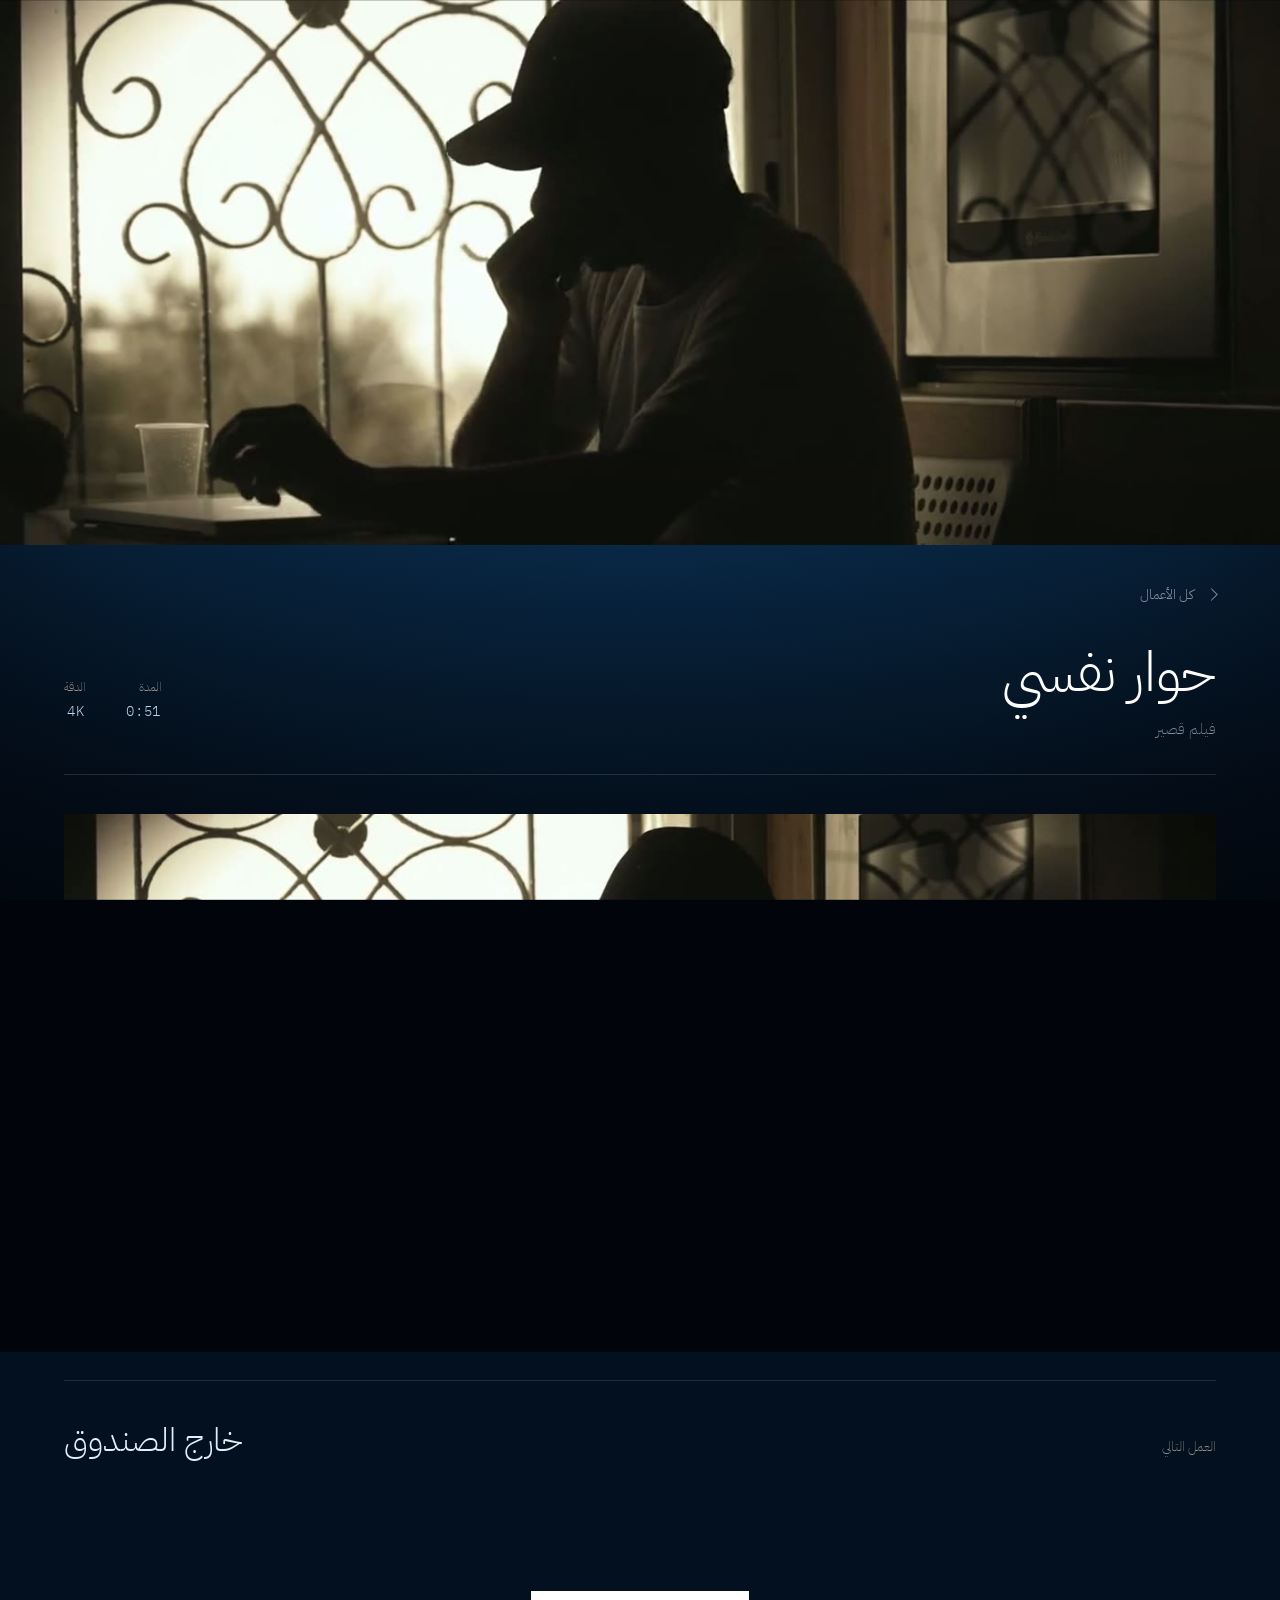
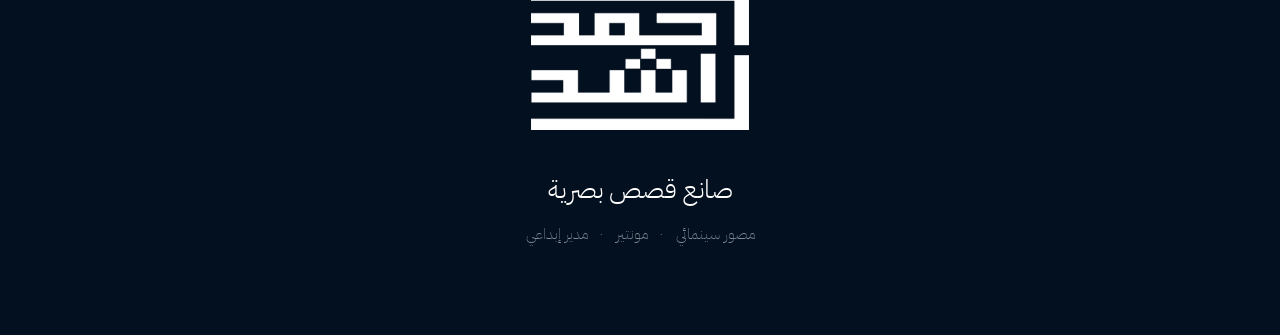
<file: work/hewar.html>
<!DOCTYPE html>
<html lang="ar" dir="rtl">
<head>
  <meta charset="UTF-8">
  <meta name="viewport" content="width=device-width, initial-scale=1.0, viewport-fit=cover">
  <title>حوار نفسي — AHMED BIN RASHED</title>
  <meta name="description" content="حوار نفسي — فيلم قصير. أحمد بن راشد، مصور سينمائي.">
  <meta name="theme-color" content="#03101F">
  <meta property="og:title" content="حوار نفسي — AHMED BIN RASHED">
  <meta property="og:image" content="../assets/media/works/film-03.jpg">
  <link rel="icon" href="../assets/img/logo-web.png">
  <link rel="preconnect" href="https://fonts.googleapis.com">
  <link rel="preconnect" href="https://fonts.gstatic.com" crossorigin>
  <link href="https://fonts.googleapis.com/css2?family=Cormorant+Garamond:wght@300;400&family=IBM+Plex+Mono:wght@400&family=IBM+Plex+Sans+Arabic:wght@200;300;600&display=swap" rel="stylesheet">
  <script>document.documentElement.className+=" js";</script>
  <link rel="stylesheet" href="../assets/style.css">
</head>

<body class="is-loading">

  <div class="gate" aria-hidden="true">
    <span class="gate__panel gate__panel--top"></span>
    <span class="gate__panel gate__panel--bottom"></span>
  </div>

  <div class="grade" aria-hidden="true">
    <span class="grade__core"></span>
    <span class="grade__bloom"></span>
    <span class="grade__vignette"></span>
    <span class="grade__grain"></span>
  </div>

  <main>
    <article class="case">

      <!-- البنر -->
      <div class="case__banner">
        <img src="../assets/media/works/film-03.jpg" alt="حوار نفسي" width="1400" height="596" fetchpriority="high" decoding="async">
      </div>

      <div class="shell">
        <a class="back" href="../index.html">
          <span class="back__arrow" aria-hidden="true"></span>
          <span class="back__text">كل الأعمال</span>
        </a>

        <!-- معلومات العمل -->
        <header class="case__head">
          <div class="case__lead" data-reveal="up">
            <h1 class="case__title">حوار نفسي</h1>
            <p class="case__kind">فيلم قصير</p>
            
          </div>
          <dl class="case__meta" data-reveal="up" style="--d:.08s">
            <div><dt>المدة</dt><dd>0:51</dd></div>
            <div><dt>الدقة</dt><dd>4K</dd></div>
          </dl>
        </header>

        <div class="case__film" data-reveal="up" style="--d:.1s">
          <video src="../assets/media/films/film-03.mp4" poster="../assets/media/films/film-03.jpg"
                 controls preload="none" playsinline width="1280" height="544" title="حوار نفسي"></video>
        </div>

        <!-- العمل التالي -->
        <a class="nextwork" href="kharij.html" data-reveal="up">
          <span class="nextwork__label">العمل التالي</span>
          <span class="nextwork__title">خارج الصندوق</span>
        </a>
      </div>
    </article>
  </main>

  <footer class="end">
    <img class="end__mark" src="../assets/img/logo-web.png" alt="أحمد بن راشد"
         width="1200" height="769" loading="lazy" data-reveal="up">
    <p class="end__role" data-reveal="up" style="--d:.12s">صانع قصص بصرية</p>
    <p class="end__meta" data-reveal="up" style="--d:.2s">
      مصور سينمائي <i>·</i> مونتير <i>·</i> مدير إبداعي
    </p>
  </footer>

  <div class="lb" id="lb" hidden>
    <button class="lb__close" type="button" aria-label="إغلاق"></button>
    <button class="lb__nav lb__nav--prev" type="button" aria-label="السابق"></button>
    <button class="lb__nav lb__nav--next" type="button" aria-label="التالي"></button>
    <div class="lb__stage" id="lbStage"></div>
  </div>

  <script src="../assets/main.js"></script>
</body>
</html>
</file>
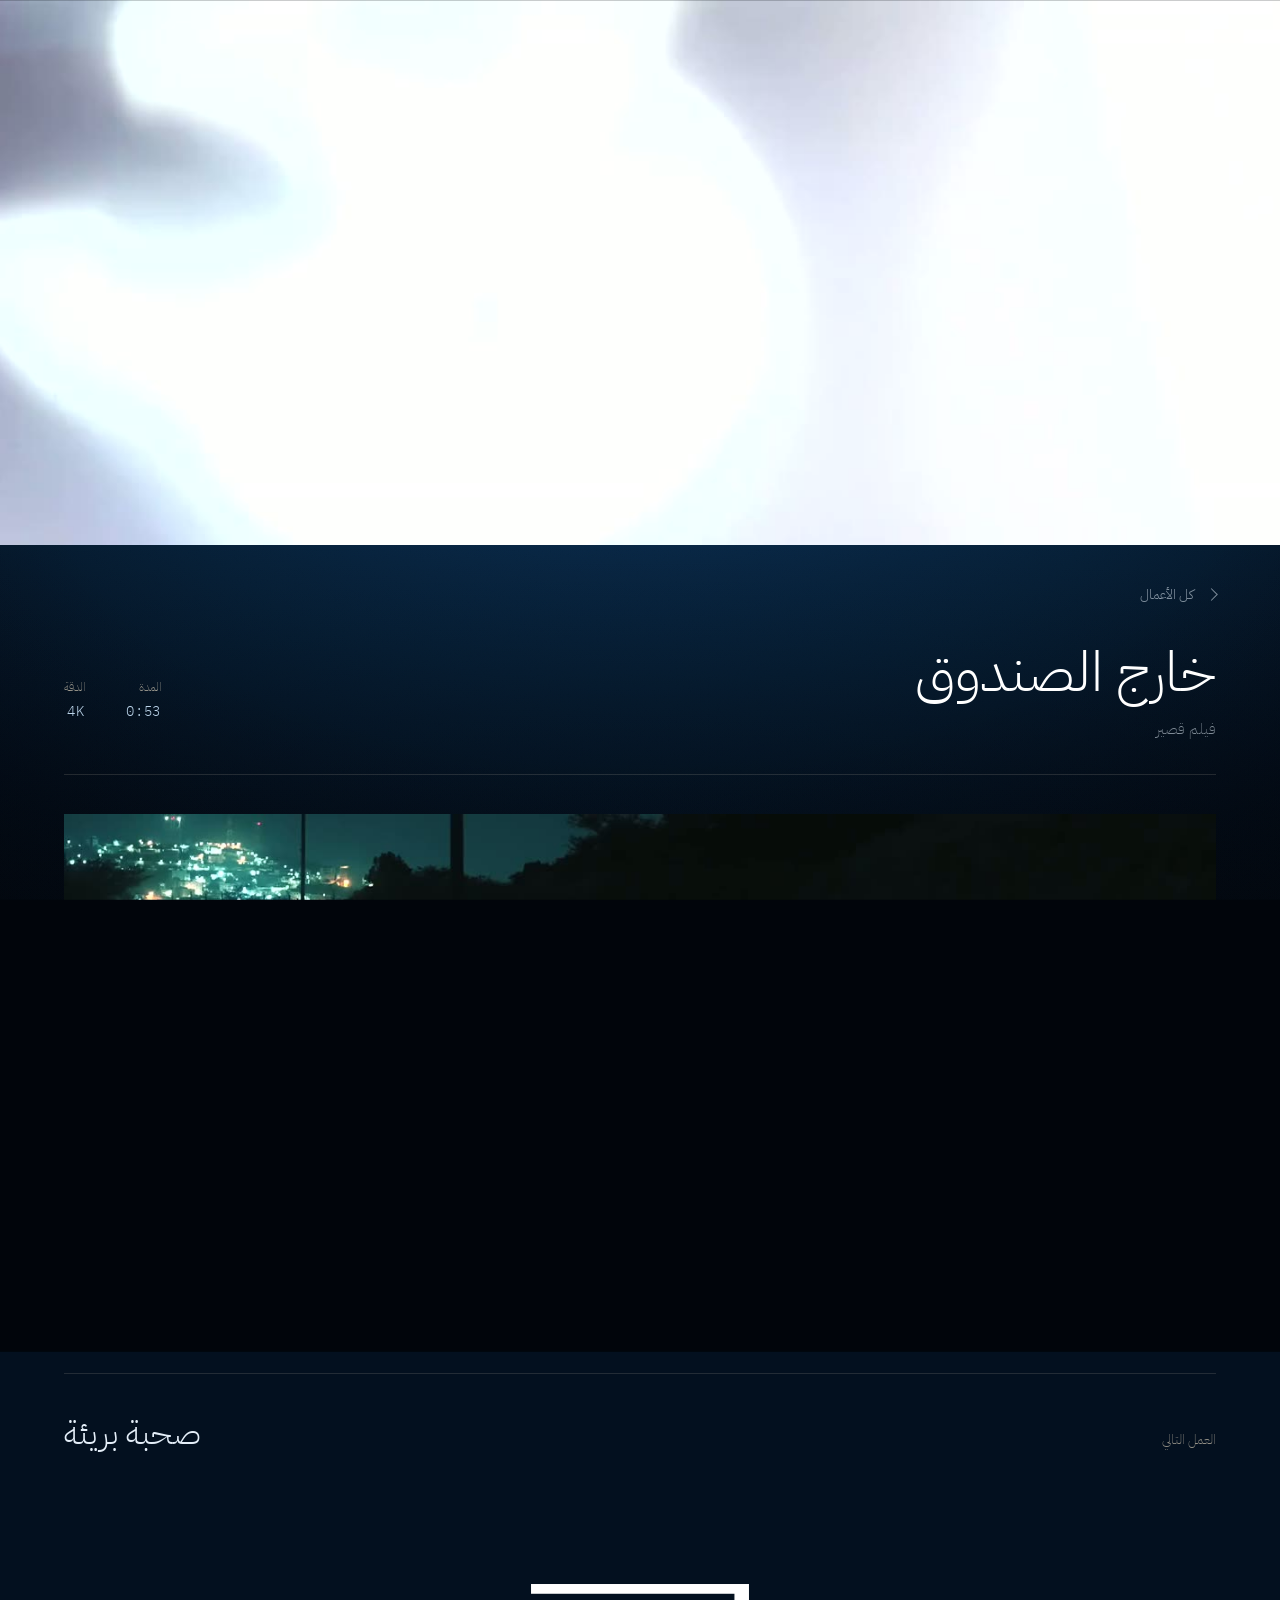
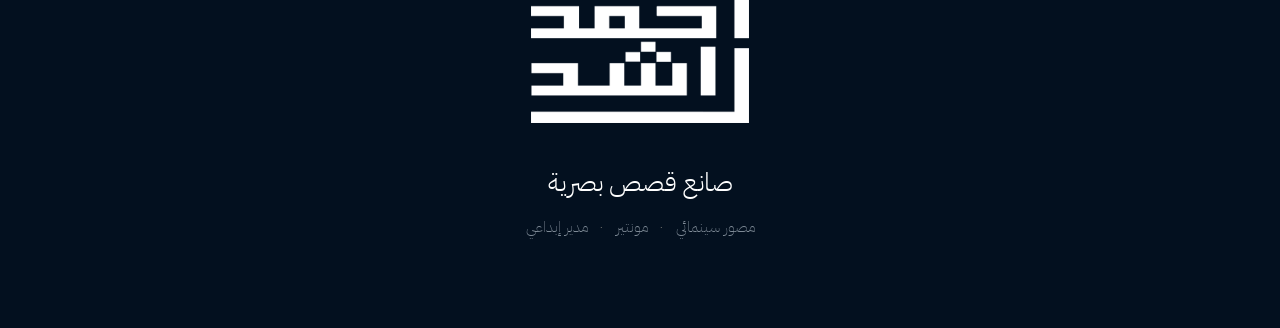
<file: work/kharij.html>
<!DOCTYPE html>
<html lang="ar" dir="rtl">
<head>
  <meta charset="UTF-8">
  <meta name="viewport" content="width=device-width, initial-scale=1.0, viewport-fit=cover">
  <title>خارج الصندوق — AHMED BIN RASHED</title>
  <meta name="description" content="خارج الصندوق — فيلم قصير. أحمد بن راشد، مصور سينمائي.">
  <meta name="theme-color" content="#03101F">
  <meta property="og:title" content="خارج الصندوق — AHMED BIN RASHED">
  <meta property="og:image" content="../assets/media/works/film-04.jpg">
  <link rel="icon" href="../assets/img/logo-web.png">
  <link rel="preconnect" href="https://fonts.googleapis.com">
  <link rel="preconnect" href="https://fonts.gstatic.com" crossorigin>
  <link href="https://fonts.googleapis.com/css2?family=Cormorant+Garamond:wght@300;400&family=IBM+Plex+Mono:wght@400&family=IBM+Plex+Sans+Arabic:wght@200;300;600&display=swap" rel="stylesheet">
  <script>document.documentElement.className+=" js";</script>
  <link rel="stylesheet" href="../assets/style.css">
</head>

<body class="is-loading">

  <div class="gate" aria-hidden="true">
    <span class="gate__panel gate__panel--top"></span>
    <span class="gate__panel gate__panel--bottom"></span>
  </div>

  <div class="grade" aria-hidden="true">
    <span class="grade__core"></span>
    <span class="grade__bloom"></span>
    <span class="grade__vignette"></span>
    <span class="grade__grain"></span>
  </div>

  <main>
    <article class="case">

      <!-- البنر -->
      <div class="case__banner">
        <img src="../assets/media/works/film-04.jpg" alt="خارج الصندوق" width="1400" height="596" fetchpriority="high" decoding="async">
      </div>

      <div class="shell">
        <a class="back" href="../index.html">
          <span class="back__arrow" aria-hidden="true"></span>
          <span class="back__text">كل الأعمال</span>
        </a>

        <!-- معلومات العمل -->
        <header class="case__head">
          <div class="case__lead" data-reveal="up">
            <h1 class="case__title">خارج الصندوق</h1>
            <p class="case__kind">فيلم قصير</p>
            
          </div>
          <dl class="case__meta" data-reveal="up" style="--d:.08s">
            <div><dt>المدة</dt><dd>0:53</dd></div>
            <div><dt>الدقة</dt><dd>4K</dd></div>
          </dl>
        </header>

        <div class="case__film" data-reveal="up" style="--d:.1s">
          <video src="../assets/media/films/film-04.mp4" poster="../assets/media/films/film-04.jpg"
                 controls preload="none" playsinline width="1280" height="536" title="خارج الصندوق"></video>
        </div>

        <!-- العمل التالي -->
        <a class="nextwork" href="suhba.html" data-reveal="up">
          <span class="nextwork__label">العمل التالي</span>
          <span class="nextwork__title">صحبة بريئة</span>
        </a>
      </div>
    </article>
  </main>

  <footer class="end">
    <img class="end__mark" src="../assets/img/logo-web.png" alt="أحمد بن راشد"
         width="1200" height="769" loading="lazy" data-reveal="up">
    <p class="end__role" data-reveal="up" style="--d:.12s">صانع قصص بصرية</p>
    <p class="end__meta" data-reveal="up" style="--d:.2s">
      مصور سينمائي <i>·</i> مونتير <i>·</i> مدير إبداعي
    </p>
  </footer>

  <div class="lb" id="lb" hidden>
    <button class="lb__close" type="button" aria-label="إغلاق"></button>
    <button class="lb__nav lb__nav--prev" type="button" aria-label="السابق"></button>
    <button class="lb__nav lb__nav--next" type="button" aria-label="التالي"></button>
    <div class="lb__stage" id="lbStage"></div>
  </div>

  <script src="../assets/main.js"></script>
</body>
</html>
</file>
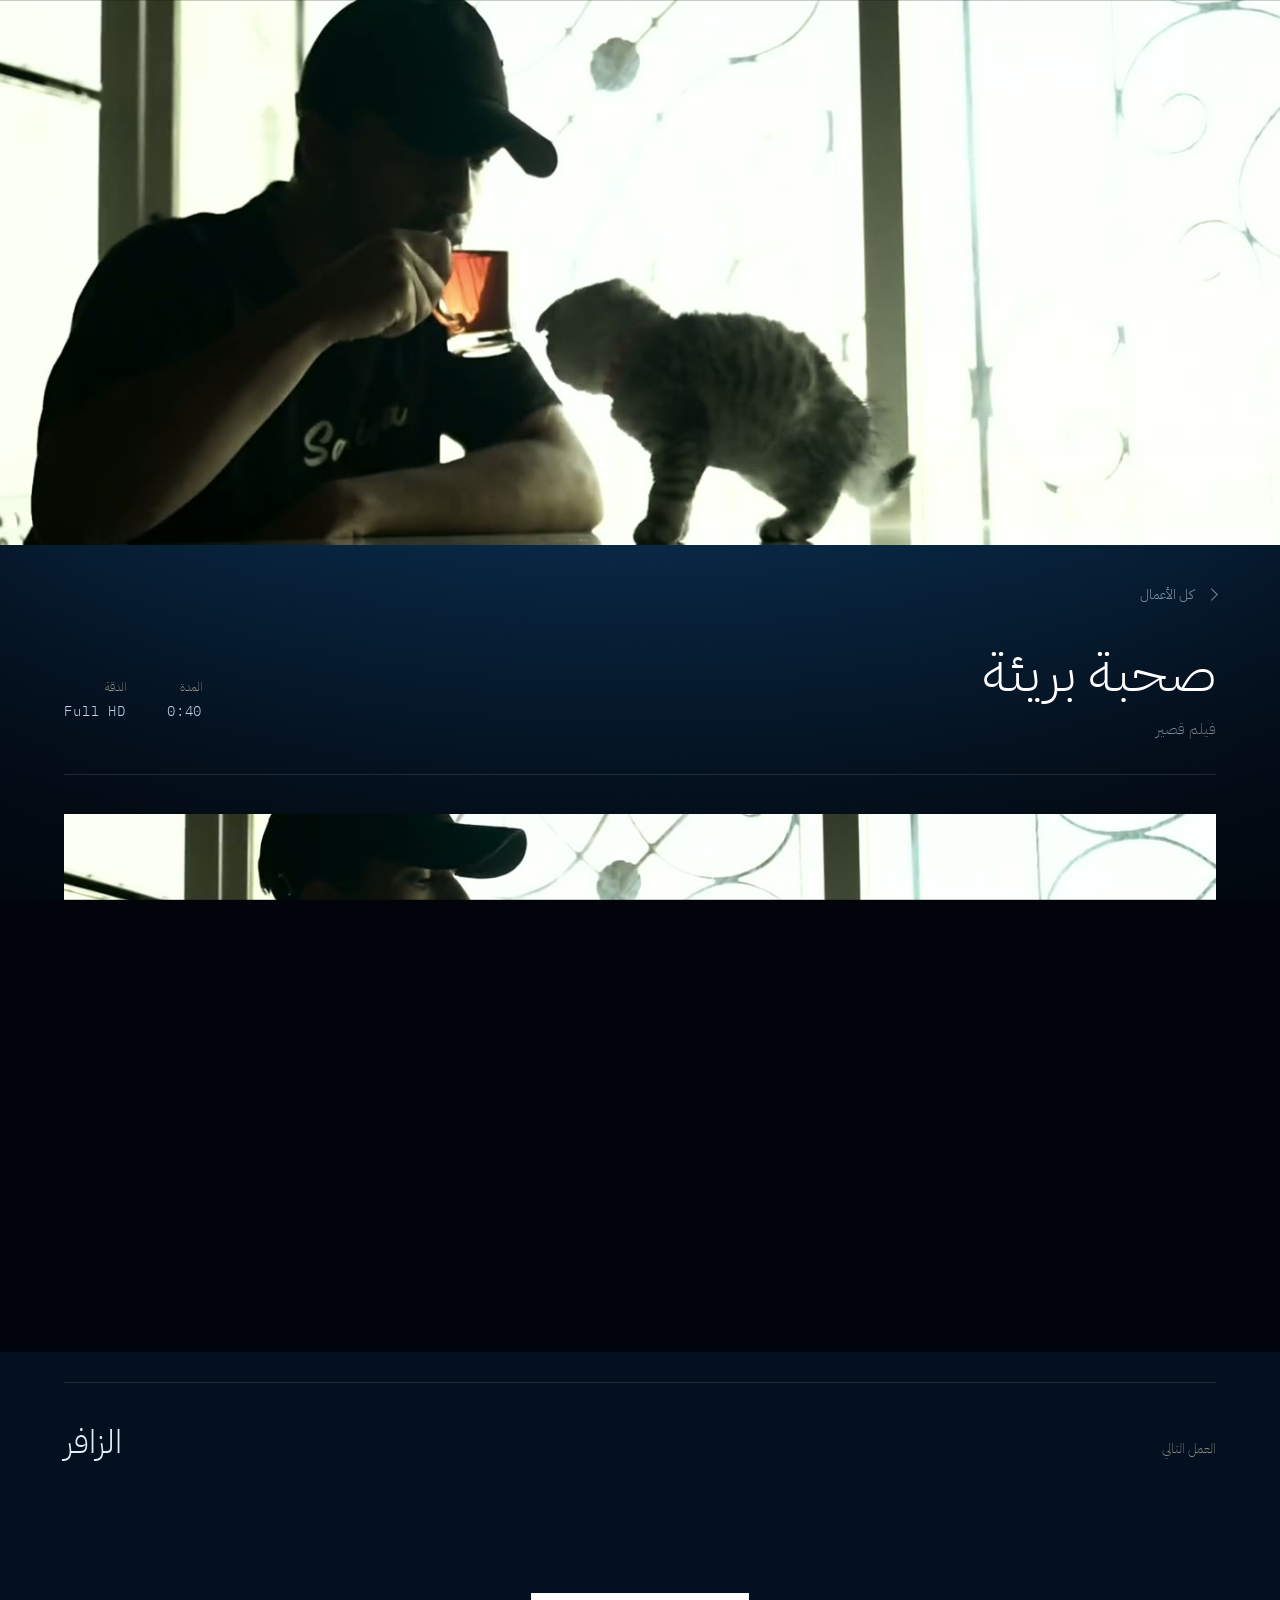
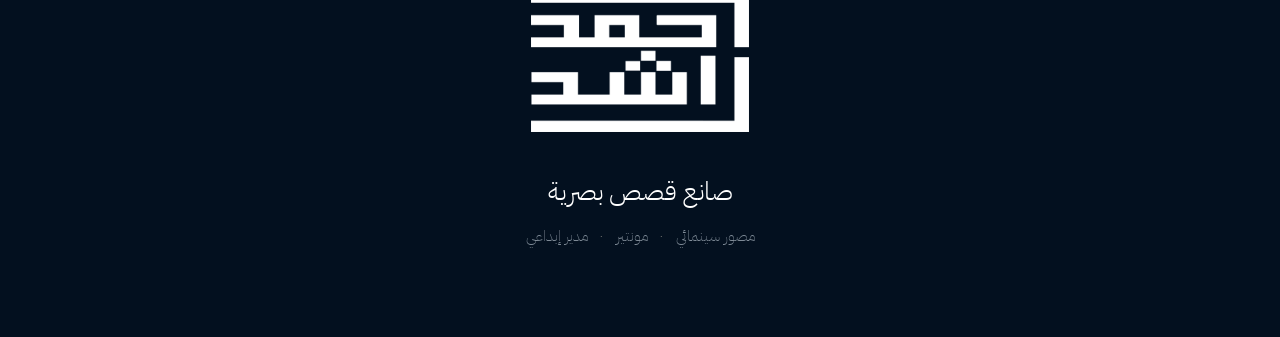
<file: work/suhba.html>
<!DOCTYPE html>
<html lang="ar" dir="rtl">
<head>
  <meta charset="UTF-8">
  <meta name="viewport" content="width=device-width, initial-scale=1.0, viewport-fit=cover">
  <title>صحبة بريئة — AHMED BIN RASHED</title>
  <meta name="description" content="صحبة بريئة — فيلم قصير. أحمد بن راشد، مصور سينمائي.">
  <meta name="theme-color" content="#03101F">
  <meta property="og:title" content="صحبة بريئة — AHMED BIN RASHED">
  <meta property="og:image" content="../assets/media/works/film-05.jpg">
  <link rel="icon" href="../assets/img/logo-web.png">
  <link rel="preconnect" href="https://fonts.googleapis.com">
  <link rel="preconnect" href="https://fonts.gstatic.com" crossorigin>
  <link href="https://fonts.googleapis.com/css2?family=Cormorant+Garamond:wght@300;400&family=IBM+Plex+Mono:wght@400&family=IBM+Plex+Sans+Arabic:wght@200;300;600&display=swap" rel="stylesheet">
  <script>document.documentElement.className+=" js";</script>
  <link rel="stylesheet" href="../assets/style.css">
</head>

<body class="is-loading">

  <div class="gate" aria-hidden="true">
    <span class="gate__panel gate__panel--top"></span>
    <span class="gate__panel gate__panel--bottom"></span>
  </div>

  <div class="grade" aria-hidden="true">
    <span class="grade__core"></span>
    <span class="grade__bloom"></span>
    <span class="grade__vignette"></span>
    <span class="grade__grain"></span>
  </div>

  <main>
    <article class="case">

      <!-- البنر -->
      <div class="case__banner">
        <img src="../assets/media/works/film-05.jpg" alt="صحبة بريئة" width="1400" height="596" fetchpriority="high" decoding="async">
      </div>

      <div class="shell">
        <a class="back" href="../index.html">
          <span class="back__arrow" aria-hidden="true"></span>
          <span class="back__text">كل الأعمال</span>
        </a>

        <!-- معلومات العمل -->
        <header class="case__head">
          <div class="case__lead" data-reveal="up">
            <h1 class="case__title">صحبة بريئة</h1>
            <p class="case__kind">فيلم قصير</p>
            
          </div>
          <dl class="case__meta" data-reveal="up" style="--d:.08s">
            <div><dt>المدة</dt><dd>0:40</dd></div>
            <div><dt>الدقة</dt><dd>Full HD</dd></div>
          </dl>
        </header>

        <div class="case__film" data-reveal="up" style="--d:.1s">
          <video src="../assets/media/films/film-05.mp4" poster="../assets/media/films/film-05.jpg"
                 controls preload="none" playsinline width="1280" height="546" title="صحبة بريئة"></video>
        </div>

        <!-- العمل التالي -->
        <a class="nextwork" href="alzafer.html" data-reveal="up">
          <span class="nextwork__label">العمل التالي</span>
          <span class="nextwork__title">الزافر</span>
        </a>
      </div>
    </article>
  </main>

  <footer class="end">
    <img class="end__mark" src="../assets/img/logo-web.png" alt="أحمد بن راشد"
         width="1200" height="769" loading="lazy" data-reveal="up">
    <p class="end__role" data-reveal="up" style="--d:.12s">صانع قصص بصرية</p>
    <p class="end__meta" data-reveal="up" style="--d:.2s">
      مصور سينمائي <i>·</i> مونتير <i>·</i> مدير إبداعي
    </p>
  </footer>

  <div class="lb" id="lb" hidden>
    <button class="lb__close" type="button" aria-label="إغلاق"></button>
    <button class="lb__nav lb__nav--prev" type="button" aria-label="السابق"></button>
    <button class="lb__nav lb__nav--next" type="button" aria-label="التالي"></button>
    <div class="lb__stage" id="lbStage"></div>
  </div>

  <script src="../assets/main.js"></script>
</body>
</html>
</file>
<file: assets/style.css>
/* ══════════════════════════════════════════════════════════════
   AHMED BIN RASHED
   1) نظام الألوان   2) بوابة الدخول   3) الصفحة الأولى
   ══════════════════════════════════════════════════════════════ */

/* ═══════════ 1) نظام الألوان — التدريج الأزرق ═══════════
   المركز: أزرق داكن  |  الحواف: أغمق درجة  |  حافة الضوء: للأبيض
   كل الموقع يقرأ من هذي المتغيرات، فتغيير درجة واحدة يغيّر الموقع كله. */
:root{
  --navy-950:#01050B;   /* أغمق نقطة في الحواف */
  --navy-900:#03101F;
  --navy-800:#062038;
  --navy-700:#0A2E52;   /* الأزرق الداكن في نص الصفحة */
  --blue-400:#2E7FB8;

  --ice-200:#BBD4EA;
  --ice-100:#E4EEF8;
  --white:#FFFFFF;

  --bg:var(--navy-900);
  --text:var(--ice-100);
  --text-dim:rgba(228,238,248,.55);

  --f-ar:"IBM Plex Sans Arabic",system-ui,sans-serif;
  --f-en:"Cormorant Garamond",Georgia,serif;
  --f-mono:"IBM Plex Mono",ui-monospace,monospace;

  --ease:cubic-bezier(.22,.61,.36,1);
  --ease-gate:cubic-bezier(.76,0,.24,1);
  --pad:clamp(18px,4vw,54px);
}

*,*::before,*::after{box-sizing:border-box}
html{scroll-behavior:smooth}
body{
  margin:0;
  min-height:100vh;   /* بديل لسفاري القديم */
  min-height:100svh;
  background:var(--bg);
  color:var(--text);
  font-family:var(--f-ar);
  font-weight:300;
  -webkit-font-smoothing:antialiased;
  overflow-x:hidden;
}
img{max-width:100%;display:block}
a{color:inherit;text-decoration:none}

/* ═══════════ التدريج ═══════════ */
.grade{position:fixed;inset:0;z-index:0;pointer-events:none}
.grade>span{position:absolute;inset:0;display:block}

.grade__core{
  background:
    radial-gradient(120% 95% at 50% 44%,
      var(--navy-700) 0%,
      var(--navy-800) 34%,
      var(--navy-900) 62%,
      var(--navy-950) 100%);
}

/* ضوء يطلع من الحافة العلوية لدرجة الأبيض */
.grade__bloom{
  background:
    radial-gradient(56% 40% at calc(50% + var(--mx,0px)) calc(-8% + var(--my,0px)),
      rgba(255,255,255,.44) 0%,
      rgba(196,222,244,.22) 28%,
      rgba(46,127,184,.11) 54%,
      transparent 76%);
  transition:opacity 2s var(--ease),transform 2.6s var(--ease);
}
body.is-loading .grade__bloom{opacity:0;transform:scale(.88)}

.grade__vignette{
  background:
    radial-gradient(105% 78% at 50% 50%,transparent 44%,rgba(1,5,11,.6) 100%),
    linear-gradient(to top,rgba(1,5,11,.6) 0%,transparent 40%);
}

.grade__grain{
  opacity:.045;
  mix-blend-mode:overlay;
  background-image:url("data:image/svg+xml,%3Csvg xmlns='http://www.w3.org/2000/svg' width='140' height='140'%3E%3Cfilter id='n'%3E%3CfeTurbulence type='fractalNoise' baseFrequency='.85' numOctaves='3'/%3E%3C/filter%3E%3Crect width='140' height='140' filter='url(%23n)'/%3E%3C/svg%3E");
  animation:grain 5s steps(5) infinite;
}
@keyframes grain{
  0%,100%{transform:translate(0,0)}
  20%{transform:translate(-3%,2%)}
  40%{transform:translate(2%,-3%)}
  60%{transform:translate(-2%,-2%)}
  80%{transform:translate(3%,1%)}
}

/* ═══════════ 2) بوابة الدخول السينمائية ═══════════
   القاعدة في كل الحركات: الوضع الأساسي = الشكل النهائي،
   و body.is-loading هو اللي يحمل وضع البداية. كذا لو تعطّل
   الجافاسكربت لأي سبب، الموقع يبان صح مو أسود ولا فاضي. */
.gate{position:fixed;inset:0;z-index:90;pointer-events:none}
.gate__panel{
  position:absolute;left:0;right:0;height:50.2%;
  background:var(--navy-950);
  transition:transform 1.15s var(--ease-gate);
}
.gate__panel--top{top:0;transform:translateY(-100%)}
.gate__panel--bottom{bottom:0;transform:translateY(100%)}
body.is-loading .gate__panel--top,
body.is-loading .gate__panel--bottom{transform:none}

/* ═══════════ 3) الصفحة الأولى ═══════════ */
/* ملاحظة مهمة: بدون z-index هنا — عشان دمج screen في الصورة
   يشوف التدريج اللي تحته ويندمج معه. */
.hero{
  position:relative;
  height:100vh;      /* بديل: بدونه سفاري القديم يسقط السطر ويطيح التصميم */
  height:100svh;
  min-height:520px;
  display:grid;
  place-content:center;
  padding:var(--pad);
  text-align:center;
  overflow:hidden;
}

/* الصورة: بعرض الشاشة كامل وبنسبتها الأصلية، ملزوقة بالأسفل.
   الصورة نفسها شفافيتها = إضاءتها (hero-lum.png)، فالأسود يختفي
   وتندمج مع التدريج بدون mix-blend-mode — لأن الدمج ما يشتغل
   فوق خلفية ثابتة في سفاري الآيفون فتطلع الخلفية سوداء. */
.hero__figure{
  position:absolute;inset:auto 0 0 0;
  height:min(56.25vw,100vh);
  height:min(56.25vw,100svh);
  pointer-events:none;
}

.hero__figure img{
  width:100%;height:100%;
  object-fit:cover;object-position:center bottom;
  /* الجسم يتلاشى من تحت للشفافية — يذوب في نفس الخلفية،
     فما يبان قطع ولا خط فاصل بين الصفحة والقسم اللي بعدها */
  -webkit-mask-image:linear-gradient(to top,
    transparent 0%,rgba(0,0,0,.16) 7%,rgba(0,0,0,.55) 16%,rgba(0,0,0,.88) 24%,#000 32%);
  mask-image:linear-gradient(to top,
    transparent 0%,rgba(0,0,0,.16) 7%,rgba(0,0,0,.55) 16%,rgba(0,0,0,.88) 24%,#000 32%);
  /* الظهور: الشفافية على الصورة نفسها — تندمج مع التدريج وهي تظهر */
  transition:opacity 2.2s var(--ease) .45s;
}
body.is-loading .hero__figure img{opacity:0}

/* شاشات عريضة جدًا: نعرض الكادر كامل بدل ما ينقص للصدر */
@media (min-aspect-ratio:2/1){
  .hero__figure img{object-fit:contain}
}

/* ── اللوجو خلف الاسم ── */
.hero__inner{position:relative;z-index:12}

.hero__mark{
  position:absolute;
  left:50%;top:50%;
  translate:-50% -46%;
  width:clamp(240px,34vw,560px);
  height:auto;
  /* شفاف من تحت، ويوضح كل ما طلع لفوق.
     درجة الوضوح كلها في القناع نفسه (مو في opacity) عشان
     حركة الظهور تشتغل بدون تعارض. */
  -webkit-mask-image:linear-gradient(to top,transparent 2%,rgba(0,0,0,.13) 38%,rgba(0,0,0,.36) 72%,rgba(0,0,0,.52) 100%);
  mask-image:linear-gradient(to top,transparent 2%,rgba(0,0,0,.13) 38%,rgba(0,0,0,.36) 72%,rgba(0,0,0,.52) 100%);
  pointer-events:none;
}

/* ── الاسم ── */
.hero__name{
  position:relative;
  margin:0;
  font-family:var(--f-en);
  font-weight:300;
  font-size:clamp(26px,5.1vw,74px);
  line-height:1.06;
  letter-spacing:.3em;
  text-indent:.3em;      /* تعويض تتبّع الحروف عشان يبقى في النص */
  color:var(--white);
  text-shadow:0 2px 60px rgba(1,5,11,.6);
}

.hero__role{
  position:relative;
  margin:clamp(16px,2.2vw,26px) 0 0;
  font-family:var(--f-mono);
  font-size:clamp(9px,.95vw,12px);
  letter-spacing:.44em;
  text-indent:.44em;
  color:rgba(228,238,248,.78);
  text-shadow:0 1px 18px rgba(1,5,11,.9);
}

/* ═══════════ حركات الدخول ═══════════ */
[data-intro]{transition:opacity 1.4s var(--ease),transform 1.4s var(--ease)}
[data-intro="1"]{transition-delay:.95s}
[data-intro="2"]{transition-delay:1.25s}
[data-intro="3"]{transition-delay:1.5s}
body.is-loading [data-intro]{opacity:0;transform:translateY(20px)}
/* اللوجو يطلع بلا إزاحة عشان ما تتعارض مع توسيطه */
body.is-loading .hero__mark{transform:none}

/* ═══════════ محرّك الظهور عند السكرول — جاهز لبقية الأقسام ═══════════
   أي عنصر: data-reveal="up | clip | scale | blur | rule"
   وللتأخير المتسلسل: style="--d:.2s"                                  */
[data-reveal]{
  transition:
    opacity 1.05s var(--ease) var(--d,0s),
    transform 1.05s var(--ease) var(--d,0s),
    clip-path 1.15s var(--ease) var(--d,0s),
    filter 1.05s var(--ease) var(--d,0s);
}
.js [data-reveal]     {opacity:0}
.js [data-reveal="up"]   {transform:translateY(34px)}
.js [data-reveal="scale"]{transform:scale(.94)}
.js [data-reveal="blur"] {filter:blur(14px);transform:scale(1.02)}
.js [data-reveal="clip"] {clip-path:inset(0 0 108% 0);transform:translateY(14px)}
.js [data-reveal="rule"] {transform:scaleX(0)}
/* clip-path يعزل الدمج (mix-blend-mode)، فنحطه على نوع clip فقط */
.js [data-reveal].is-in       {opacity:1;transform:none;filter:none}
.js [data-reveal="clip"].is-in{clip-path:inset(0 0 -20% 0)}

/* ═══════════ الجوال ═══════════ */
@media (max-width:820px){
  /* نفس تركيب اللابتوب: اللوجو خلف الشخصين والاسم فوقهم متداخلين.
     الشاشة الطويلة ما تسمح بتكبير الصورة (تطيح وجوه الطرفين برا الكادر)،
     فنوسّط المجموعة كلها عمودياً بدل ما تنحشر تحت. */
  .hero{padding:var(--pad)}
  .hero__figure{
    inset:50% 0 auto 0;
    translate:0 -42%;      /* نفس نسبة اللابتوب: الاسم يقطع الصورة عند 42% */
  }
  .hero__name{letter-spacing:.2em;text-indent:.2em}
  .hero__role{letter-spacing:.34em;text-indent:.34em}

  /* مسافات أقل بين الأقسام على الجوال */
  .sec{padding:clamp(44px,7vh,80px) 0}
  .end{padding:clamp(54px,8vh,90px) var(--pad) clamp(40px,6vh,70px)}
  .sec__head{margin-bottom:clamp(20px,4vw,34px)}
}



/* ═══════════ احترام تقليل الحركة ═══════════ */
@media (prefers-reduced-motion:reduce){
  *,*::before,*::after{
    animation-duration:.01ms !important;
    animation-iteration-count:1 !important;
    transition-duration:.01ms !important;
    transition-delay:0s !important;
  }
  .gate{display:none}
  body.is-loading .grade__bloom{opacity:1;transform:none}
  body.is-loading [data-intro]{opacity:1;transform:none}
  body.is-loading .hero__mark{transform:none}
  body.is-loading .hero__figure img{opacity:1}
  [data-reveal]{opacity:1;transform:none;filter:none;clip-path:none}
}

/* وضع المعاينة ?ready — يعرض الصفحة بشكلها النهائي بدون حركة */
body.is-instant *,
body.is-instant *::before,
body.is-instant *::after{
  transition:none !important;
  animation:none !important;
}

/* ══════════════════════════════════════════════════════════════
   الأقسام الداخلية — أفلام · مشروع · لقطات · الختام
   ملاحظة: لا z-index هنا، عشان دمج صورة البطل يبقى شغّال.
   ══════════════════════════════════════════════════════════════ */
/* ── الحاوية: عرض الموقع على اللابتوب، مو ملء الشاشة ── */
.shell{
  position:relative;              /* لازم: بدونها طبقة التدريج ترسم فوق النص */
  width:100%;
  max-width:84rem;
  margin-inline:auto;
  padding-inline:clamp(20px,5vw,64px);
}

.sec{
  position:relative;
  padding:clamp(68px,9.5vh,124px) 0;
}

.sec__head{
  text-align:center;
  margin-bottom:clamp(32px,5vw,60px);
}
.sec__label{
  margin:0 0 clamp(12px,1.6vw,18px);
  font-family:var(--f-mono);
  font-size:clamp(9px,.95vw,11px);
  letter-spacing:.42em;
  text-indent:.42em;
  color:rgba(232,220,196,.72);
}
.sec__title{
  margin:0;
  font-family:var(--f-ar);
  font-weight:300;
  font-size:clamp(26px,4.2vw,54px);
  line-height:1.3;
  color:var(--white);
}
.sec__note{
  margin:clamp(16px,2vw,22px) auto 0;
  max-width:52ch;
  font-size:clamp(13px,1.35vw,16px);
  font-weight:200;
  line-height:2;
  color:var(--text-dim);
}

/* ══════════════════════════════════════════════════════════════
   صفحة العمل: بنر ← معلومات ← العمل
   ══════════════════════════════════════════════════════════════ */
.case{position:relative}

.case__banner{
  position:relative;overflow:hidden;
  width:100%;            /* لازم: بدونه القيد على الطول يقلّص العرض والبنر يزيح لجهة */
  aspect-ratio:2.35/1;
  max-height:76vh;
  max-height:76svh;
  background:rgba(196,222,244,.04);
}
.case__banner img{
  width:100%;height:100%;object-fit:cover;
  filter:saturate(.92);
}

.back{
  display:inline-block;
  margin-top:clamp(22px,3vw,38px);
  font-size:clamp(12px,1.25vw,14px);
  font-weight:300;
  color:var(--text-dim);
  transition:color .35s var(--ease);
}
.back__text{vertical-align:middle}
.back:hover{color:var(--ice-100)}
.back__arrow{
  display:inline-block;vertical-align:middle;
  width:9px;height:9px;
  margin-inline-end:.7em;
  border-left:1px solid currentColor;border-bottom:1px solid currentColor;
  transform:rotate(-135deg);
  transition:transform .35s var(--ease);
}
.back:hover .back__arrow{transform:rotate(-135deg) translate(2px,-2px)}

.case__head{
  display:flex;flex-wrap:wrap;align-items:baseline;justify-content:space-between;
  gap:clamp(16px,2.4vw,40px);
  padding:clamp(22px,2.8vw,34px) 0 clamp(22px,2.8vw,34px);
  margin-bottom:clamp(24px,3vw,40px);
  border-bottom:1px solid rgba(232,220,196,.14);
}
.case__lead{max-width:56ch}
.case__title{
  margin:0;
  font-family:var(--f-ar);font-weight:300;
  font-size:clamp(28px,4.4vw,58px);
  line-height:1.2;
  color:var(--white);
}
.case__kind{
  margin:clamp(8px,1vw,12px) 0 0;
  font-size:clamp(12px,1.3vw,15px);font-weight:200;
  color:var(--text-dim);
}
.case__note{
  margin:clamp(14px,1.8vw,20px) 0 0;
  font-size:clamp(13px,1.35vw,16px);font-weight:200;
  line-height:2;
  color:var(--text-dim);
}

.case__meta{display:flex;gap:clamp(26px,3.2vw,52px);margin:0}
.case__meta dt{
  margin:0 0 6px;
  font-size:clamp(10px,1vw,12px);font-weight:200;
  color:rgba(232,220,196,.62);
}
.case__meta dd{
  margin:0;
  font-family:var(--f-mono);
  font-size:clamp(12px,1.2vw,14px);letter-spacing:.06em;
  color:var(--ice-200);
}

.case__film{background:#000}
.case__film video{display:block;width:100%;height:auto;background:#000}

/* معرض صور العمل */
.gallery{
  display:grid;
  grid-template-columns:repeat(auto-fill,minmax(min(230px,44vw),1fr));
  gap:clamp(8px,1vw,14px);
}
.gallery .shot{
  width:100%;height:auto;
  aspect-ratio:var(--ar,3/2);
  cursor:pointer;
}

/* العمل التالي */
.nextwork{
  display:flex;align-items:baseline;justify-content:space-between;
  gap:16px;flex-wrap:wrap;
  margin-top:clamp(46px,6vw,84px);
  padding-top:clamp(22px,2.8vw,34px);
  border-top:1px solid rgba(232,220,196,.14);
  color:inherit;
}
.nextwork__label{
  font-size:clamp(11px,1.15vw,13px);font-weight:200;
  color:rgba(232,220,196,.62);
}
.nextwork__title{
  font-family:var(--f-ar);font-weight:300;
  font-size:clamp(20px,2.6vw,34px);
  color:var(--ice-100);
  transition:color .35s var(--ease);
}
.nextwork:hover .nextwork__title{color:var(--white)}

/* ── حاوية الشريط + أزرار التنقل ── */
.rail{position:relative}

.rail__btn{
  position:absolute;top:calc(50% - clamp(14px,1.6vw,22px));
  z-index:3;
  width:clamp(38px,3.4vw,50px);height:clamp(38px,3.4vw,50px);
  transform:translateY(-50%);
  border:1px solid rgba(232,220,196,.22);
  border-radius:50%;
  background:rgba(1,5,11,.42);
  backdrop-filter:blur(6px);
  cursor:pointer;
  transition:background .35s var(--ease),border-color .35s var(--ease),opacity .35s var(--ease);
}
.rail__btn:hover{background:rgba(1,5,11,.72);border-color:rgba(232,220,196,.55)}
.rail__btn::before{
  content:"";position:absolute;inset:0;margin:auto;
  width:9px;height:9px;
  border-left:1px solid var(--ice-100);border-bottom:1px solid var(--ice-100);
}
.rail__btn--prev{right:clamp(10px,1.6vw,26px)}
.rail__btn--next{left:clamp(10px,1.6vw,26px)}
.rail__btn--prev::before{transform:translateX(2px) rotate(-135deg)}
.rail__btn--next::before{transform:translateX(-2px) rotate(45deg)}

/* ── الشريط الأفقي: يمشي لحاله، وتقدر تسحبه يمين وشمال ── */
.strip{
  display:flex;
  gap:clamp(10px,1.3vw,22px);
  overflow-x:auto;
  overscroll-behavior-x:contain;
  direction:ltr;                  /* عشان يبدأ من أول عنصر ويمشي صح */
  padding-inline:clamp(20px,5vw,64px);
  scrollbar-width:none;
  cursor:grab;
  -webkit-mask-image:linear-gradient(to right,transparent 0,#000 5%,#000 95%,transparent 100%);
  mask-image:linear-gradient(to right,transparent 0,#000 5%,#000 95%,transparent 100%);
}
.strip::-webkit-scrollbar{display:none}
.strip.is-drag{cursor:grabbing}
.strip.is-drag *{pointer-events:none}

/* ══════════════════════════════════════════════════════════════
   نبذة عني — الصورة يمين، والنص (عربي ثم إنجليزي) يسار
   ══════════════════════════════════════════════════════════════ */
.about__grid{
  display:grid;
  grid-template-columns:minmax(220px,32%) 1fr;
  gap:clamp(26px,4.5vw,76px);
  align-items:center;
}

/* بدون أي حركة على الصورة ولا على غلافها:
   أي opacity أو transform يعزل دمج screen فتطلع خلفية سوداء،
   ولو تعطّل محرّك الظهور تختفي الصورة أصلاً. فتبقى ظاهرة دائمًا. */
.about__figure{position:relative}
.about__figure img{
  width:100%;height:auto;
  /* نفس معالجة الصفحة الأولى: شفافية الصورة من إضاءتها، بدون blend */
  -webkit-mask-image:linear-gradient(to top,transparent 0%,rgba(0,0,0,.45) 9%,#000 24%);
  mask-image:linear-gradient(to top,transparent 0%,rgba(0,0,0,.45) 9%,#000 24%);
}

.about__title{
  margin:0 0 clamp(18px,2.4vw,28px);
  font-family:var(--f-ar);font-weight:300;
  font-size:clamp(24px,3.6vw,46px);
  line-height:1.3;
  color:var(--white);
}
.about__sub{
  margin:0 0 clamp(12px,1.6vw,18px);
  font-family:var(--f-ar);font-weight:300;
  font-size:clamp(17px,2.2vw,27px);
  color:var(--white);
}
.about__ar{
  margin:0;
  font-size:clamp(14px,1.45vw,17px);
  font-weight:200;
  line-height:2.15;
  color:var(--ice-200);
  max-width:62ch;
}
.about__rule{
  display:block;
  width:min(240px,70%);height:1px;
  margin:clamp(26px,3.4vw,44px) 0;
  transform-origin:right;
  background:linear-gradient(to left,rgba(232,220,196,.4),transparent);
}

@media (max-width:820px){
  /* نفس تقسيم اللابتوب: الصورة يمين والنص يسار — مصغّر فقط */
  .about__grid{
    grid-template-columns:minmax(104px,34%) 1fr;
    gap:clamp(14px,4vw,26px);
  }
  .about__ar{font-size:clamp(12.5px,3.4vw,15px);line-height:2}
  .about__rule{width:70%}
}

/* ══════════════════════════════════════════════════════════════
   الكاروسيل المتداخل — منقول كما هو من m7mdbedeiry.com
   (نفس المسافات والدوران والتكبير) والبطاقة هنا بنسبة الفلم 2.35:1
   ══════════════════════════════════════════════════════════════ */
#works{overflow:hidden}   /* البطاقات الجانبية تمتد برا الشاشة */

.stage{
  position:relative;
  height:clamp(190px,32vh,330px);
  margin-top:clamp(20px,4vh,44px);
  perspective:1400px;
  touch-action:pan-y;          /* السحب الأفقي لنا، والعمودي يبقى للصفحة */
  cursor:grab;
  user-select:none;
  -webkit-user-select:none;
}
.stage:active{cursor:grabbing}

.stage__card{
  position:absolute;
  left:50%;
  top:50%;
  width:var(--card-w,480px);
  aspect-ratio:2.35 / 1;
  margin-left:calc(var(--card-w,480px) / -2);
  transform:translateY(-50%);
  cursor:pointer;
  transition:transform .55s cubic-bezier(.22,1,.36,1),opacity .4s ease;
}

.stage__inner{
  width:100%;
  height:100%;
  overflow:hidden;
  background:#111;
  box-shadow:0 18px 60px rgba(1,5,11,.55);
  transition:transform .35s ease;
}

.stage__inner video,
.stage__inner img{
  width:100%;
  height:100%;
  object-fit:cover;
  display:block;
  -webkit-user-drag:none;
  pointer-events:none;         /* السحب يبدأ من البطاقة مو من الصورة */
}

.stage__card:hover .stage__inner{transform:scale(1.05)}

/* أسهم التنقل يمين ويسار */
.nav-arrow{
  position:absolute;
  top:50%;
  transform:translateY(-50%);
  z-index:80;
  width:clamp(44px,5vw,58px);
  height:clamp(44px,5vw,58px);
  border-radius:50%;
  border:1px solid rgba(232,220,196,.24);
  background:rgba(1,5,11,.72);
  backdrop-filter:blur(6px);
  color:var(--ice-100);
  cursor:pointer;
  display:flex;
  align-items:center;
  justify-content:center;
  transition:background .25s ease,color .25s ease,border-color .25s ease;
}

.nav-arrow svg{width:42%;height:42%}

.nav-arrow:hover{background:var(--ice-100);color:var(--navy-950);border-color:var(--ice-100)}

.nav-arrow--right{right:clamp(10px,2vw,28px)}
.nav-arrow--left {left: clamp(10px,2vw,28px)}

/* اسم العمل تحت الكاروسيل */
.stage__caption{
  display:flex;align-items:baseline;justify-content:center;
  gap:clamp(10px,1.2vw,16px);
  margin:clamp(22px,2.8vw,36px) 0 0;
  min-height:1.6em;
  text-align:center;
}
.stage__title{
  font-family:var(--f-ar);font-weight:300;
  font-size:clamp(17px,2vw,26px);
  color:var(--white);
}
.stage__kind{
  font-size:clamp(11px,1.15vw,14px);font-weight:200;
  color:var(--text-dim);
}

/* ── لقطة داخل الشريط ── */
.shot{
  flex:0 0 auto;
  height:clamp(180px,27vh,320px);
  height:clamp(180px,27svh,320px);
  aspect-ratio:var(--ar,3/2);
  margin:0;padding:0;border:0;background:rgba(196,222,244,.04);
  overflow:hidden;cursor:pointer;
}
.shot img{
  width:100%;height:100%;object-fit:cover;
  filter:saturate(.9);
  transition:transform 1.1s var(--ease),filter .5s var(--ease);
}
.shot:hover img,.shot:focus-visible img{transform:scale(1.05);filter:saturate(1)}

/* ── الختام ── */
.end{
  position:relative;
  padding:clamp(90px,14vh,170px) var(--pad) clamp(70px,10vh,120px);
  text-align:center;
}
.end__mark{
  width:clamp(150px,17vw,250px);height:auto;margin:0 auto;
  opacity:.62;
}
.end__role{
  margin:clamp(26px,3.4vw,40px) 0 0;
  font-family:var(--f-ar);font-weight:300;
  font-size:clamp(17px,2.1vw,26px);
  color:var(--white);
}
.end__meta{
  margin:clamp(10px,1.2vw,14px) 0 0;
  font-size:clamp(12px,1.3vw,15px);
  font-weight:200;
  color:var(--text-dim);
}
.end__meta i{margin:0 .5em;font-style:normal;color:rgba(232,220,196,.6)}

/* ── عارض الصور والفيديو ── */
.lb{
  position:fixed;inset:0;z-index:200;
  display:grid;place-items:center;
  padding:clamp(46px,7vh,90px) clamp(46px,7vw,110px);
  background:rgba(1,5,11,.95);
  animation:lbIn .35s var(--ease);
}
.lb[hidden]{display:none}
@keyframes lbIn{from{opacity:0}to{opacity:1}}

.lb__stage{display:grid;place-items:center;width:100%;height:100%}
.lb__stage img,
.lb__stage video{
  max-width:100%;max-height:100%;
  width:auto;height:auto;
  object-fit:contain;
  animation:lbPop .5s var(--ease);
}
@keyframes lbPop{from{opacity:0;transform:scale(.985)}to{opacity:1;transform:none}}

.lb__close,.lb__nav{
  position:absolute;z-index:2;
  width:44px;height:44px;
  border:0;background:none;cursor:pointer;
  opacity:.6;transition:opacity .3s var(--ease);
}
.lb__close:hover,.lb__nav:hover{opacity:1}
.lb__close{top:clamp(10px,2vh,24px);right:clamp(10px,2vw,26px)}
.lb__close::before,.lb__close::after{
  content:"";position:absolute;inset:0;margin:auto;
  width:20px;height:1px;background:#fff;
}
.lb__close::before{transform:rotate(45deg)}
.lb__close::after{transform:rotate(-45deg)}

.lb__nav{top:50%;transform:translateY(-50%)}
.lb__nav--prev{left:clamp(6px,1.4vw,20px)}
.lb__nav--next{right:clamp(6px,1.4vw,20px)}
.lb__nav::before{
  content:"";position:absolute;inset:0;margin:auto;
  width:13px;height:13px;
  border-left:1px solid #fff;border-bottom:1px solid #fff;
}
.lb__nav--prev::before{transform:rotate(45deg)}
.lb__nav--next::before{transform:rotate(-135deg)}

/* ── الجوال: نفس التصميم بالضبط، بمقاسات أصغر ── */
@media (max-width:820px){
  .shot{height:clamp(160px,24vh,240px);height:clamp(160px,24svh,240px)}
  .strip{gap:10px}
}
</file>
